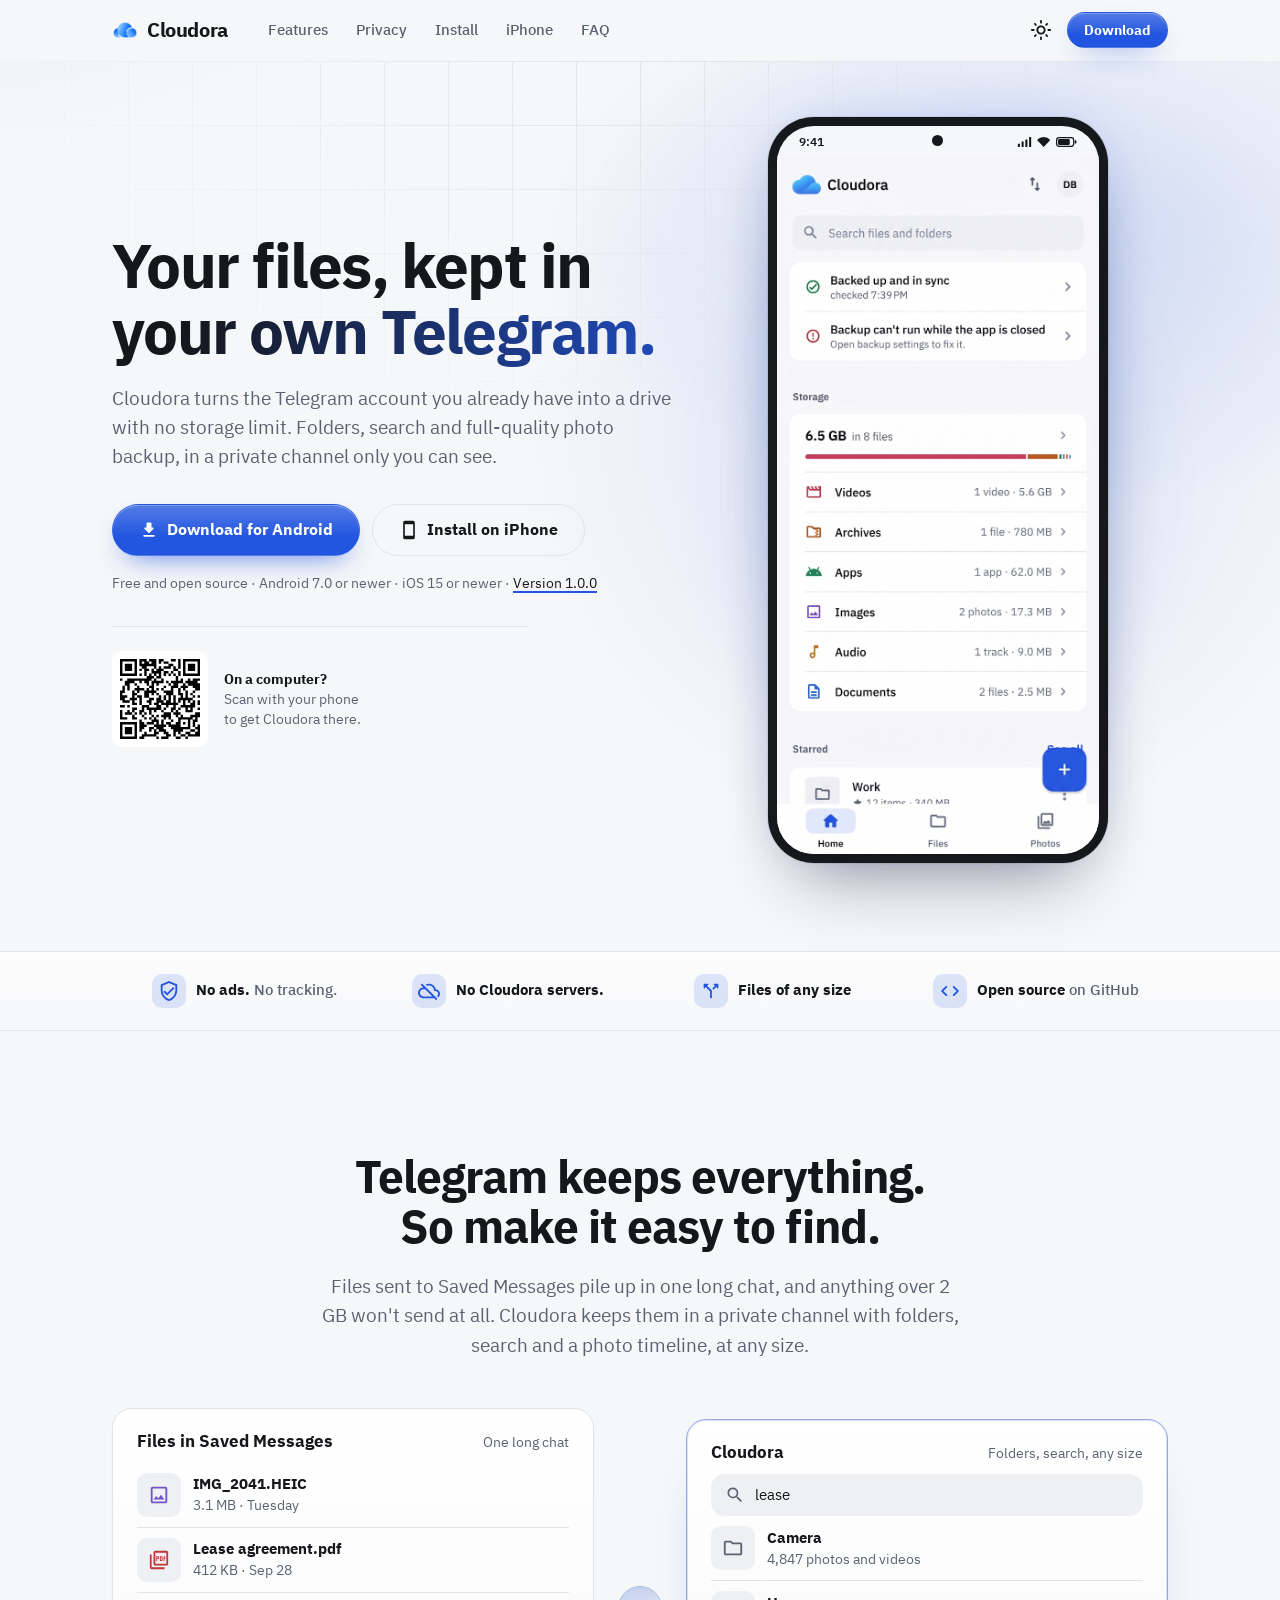
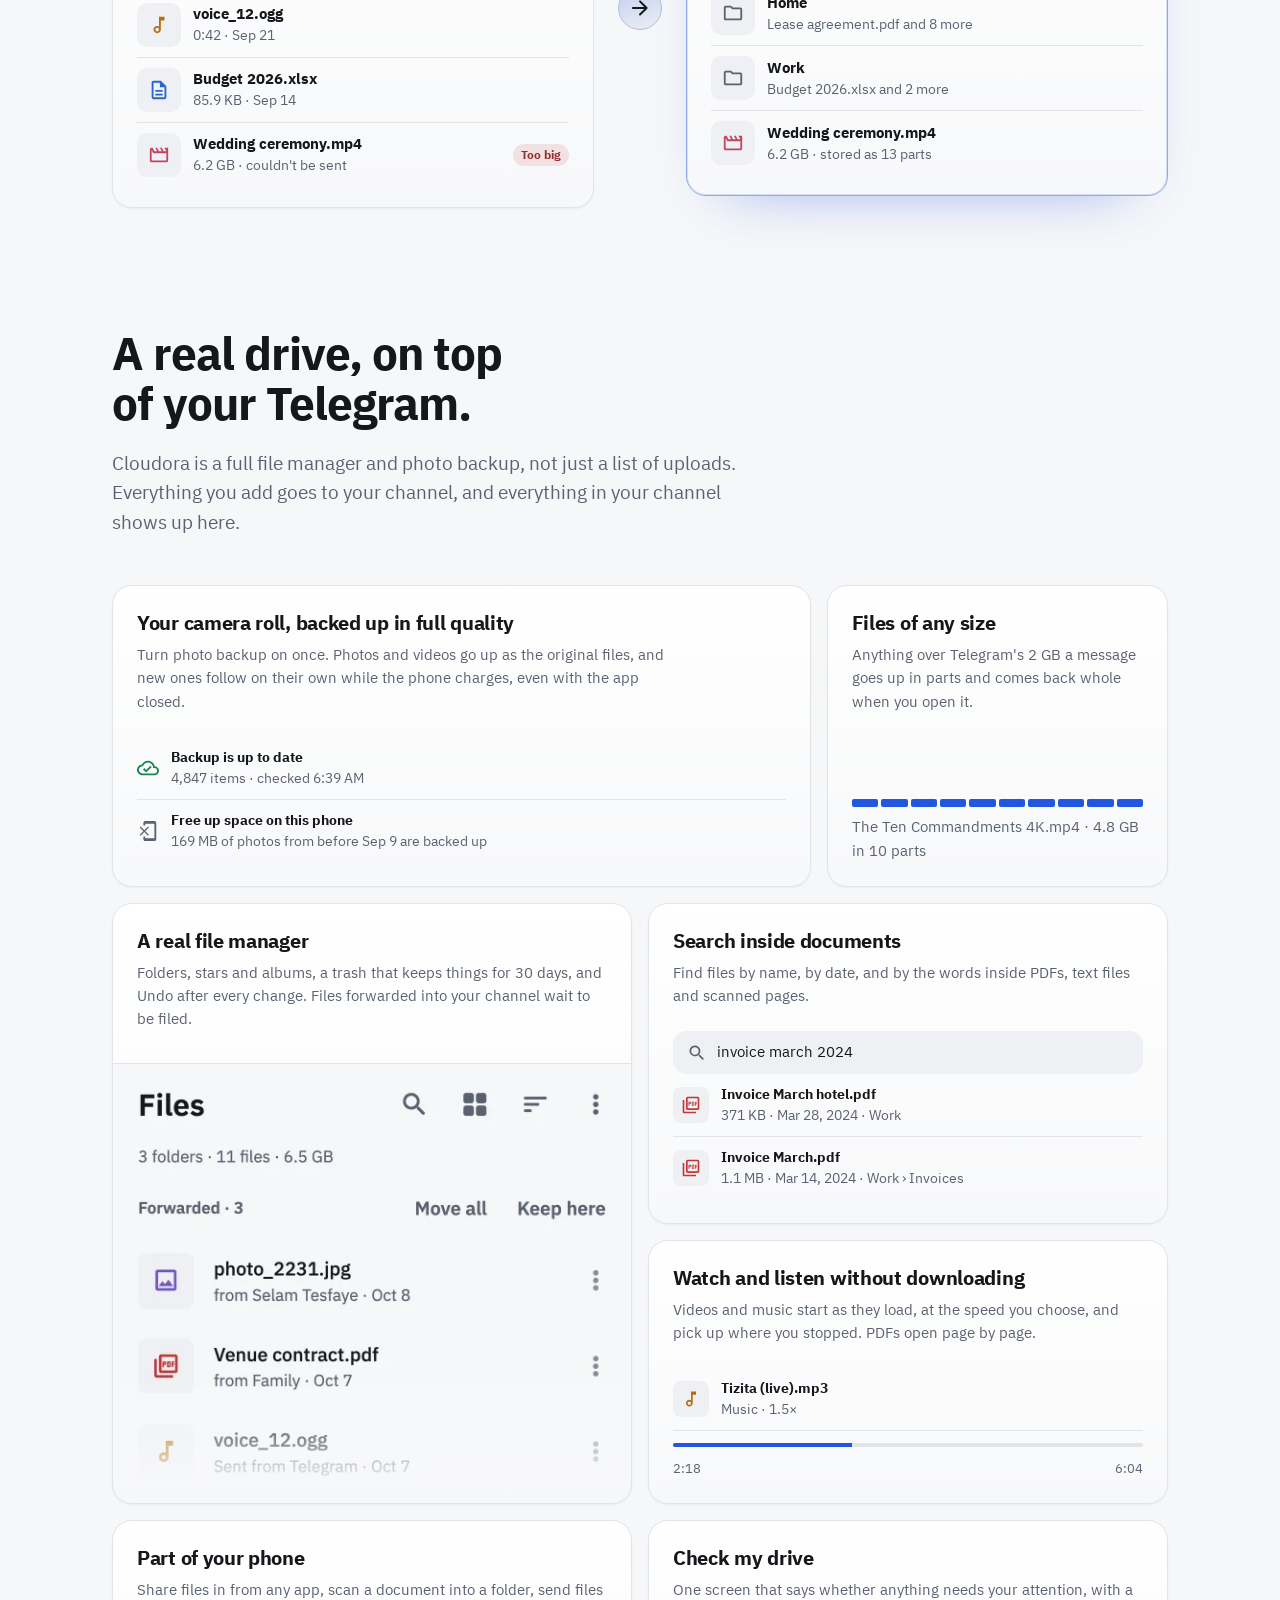
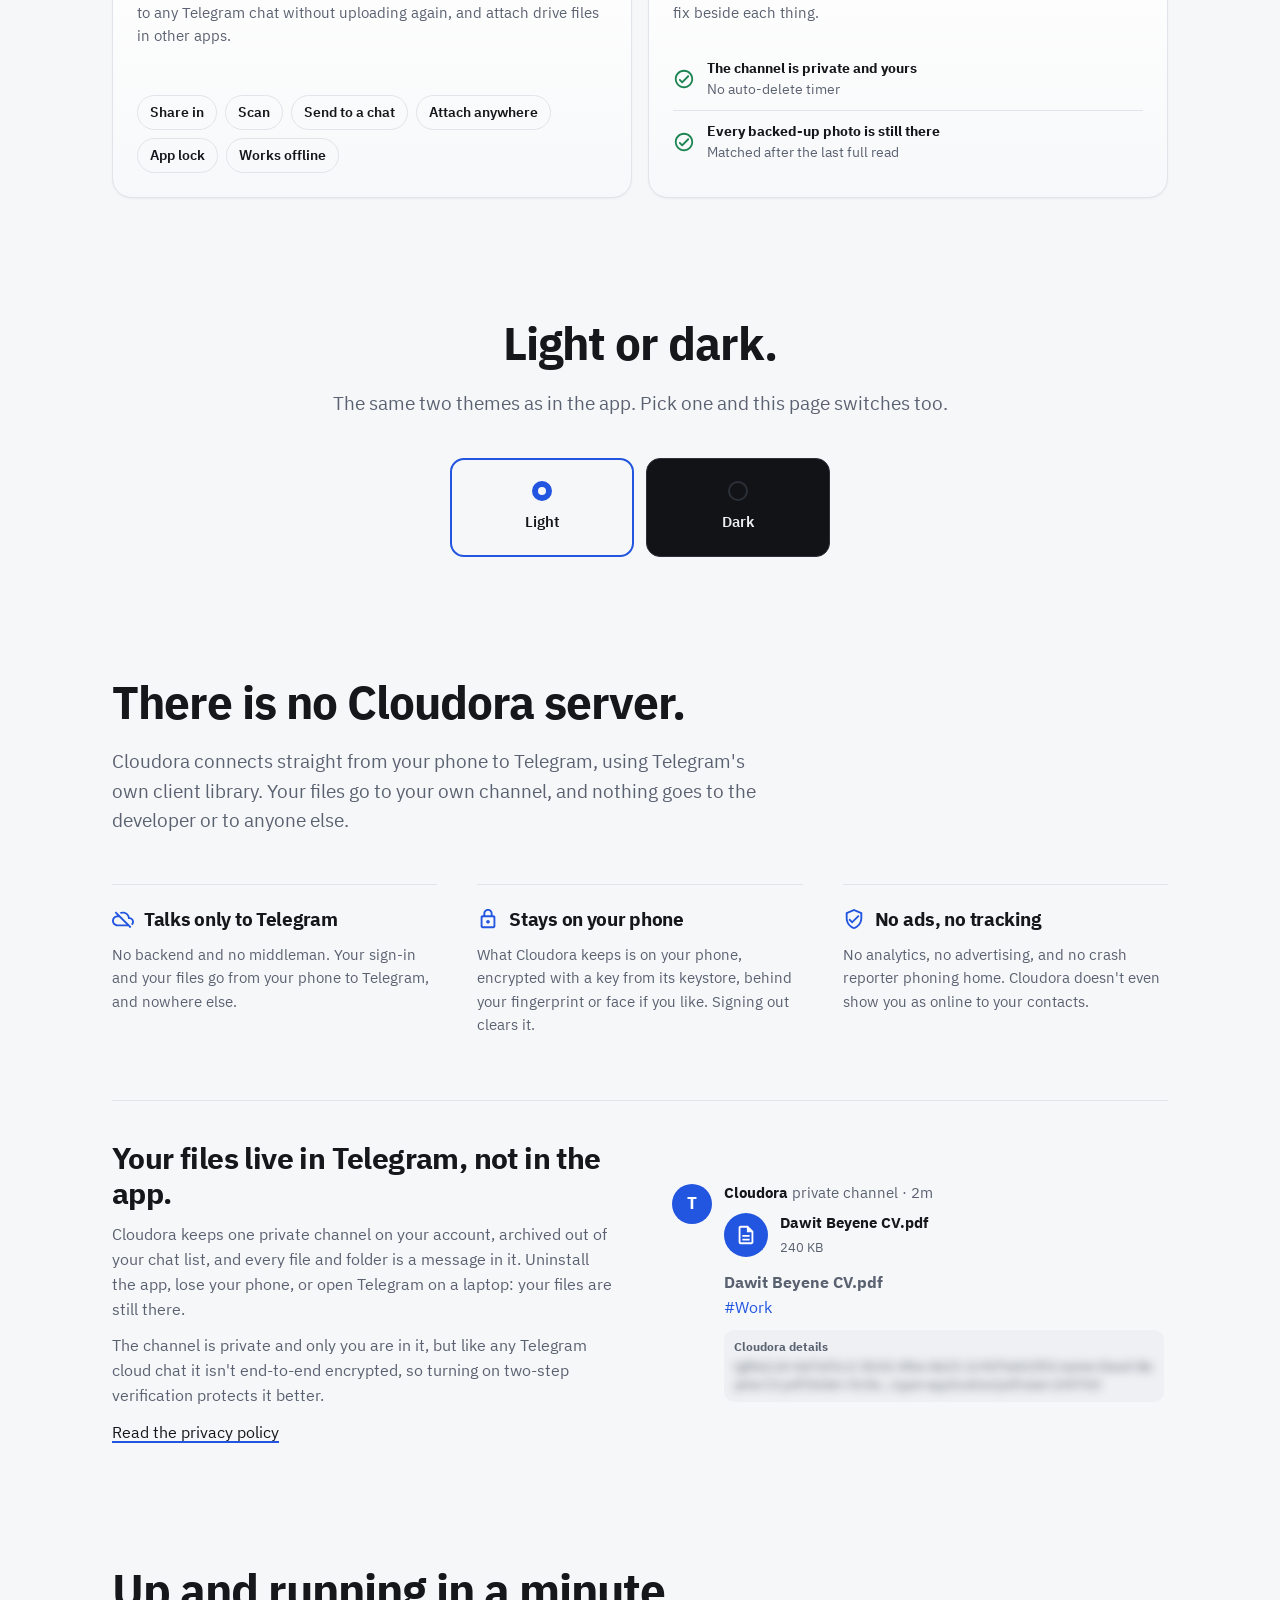
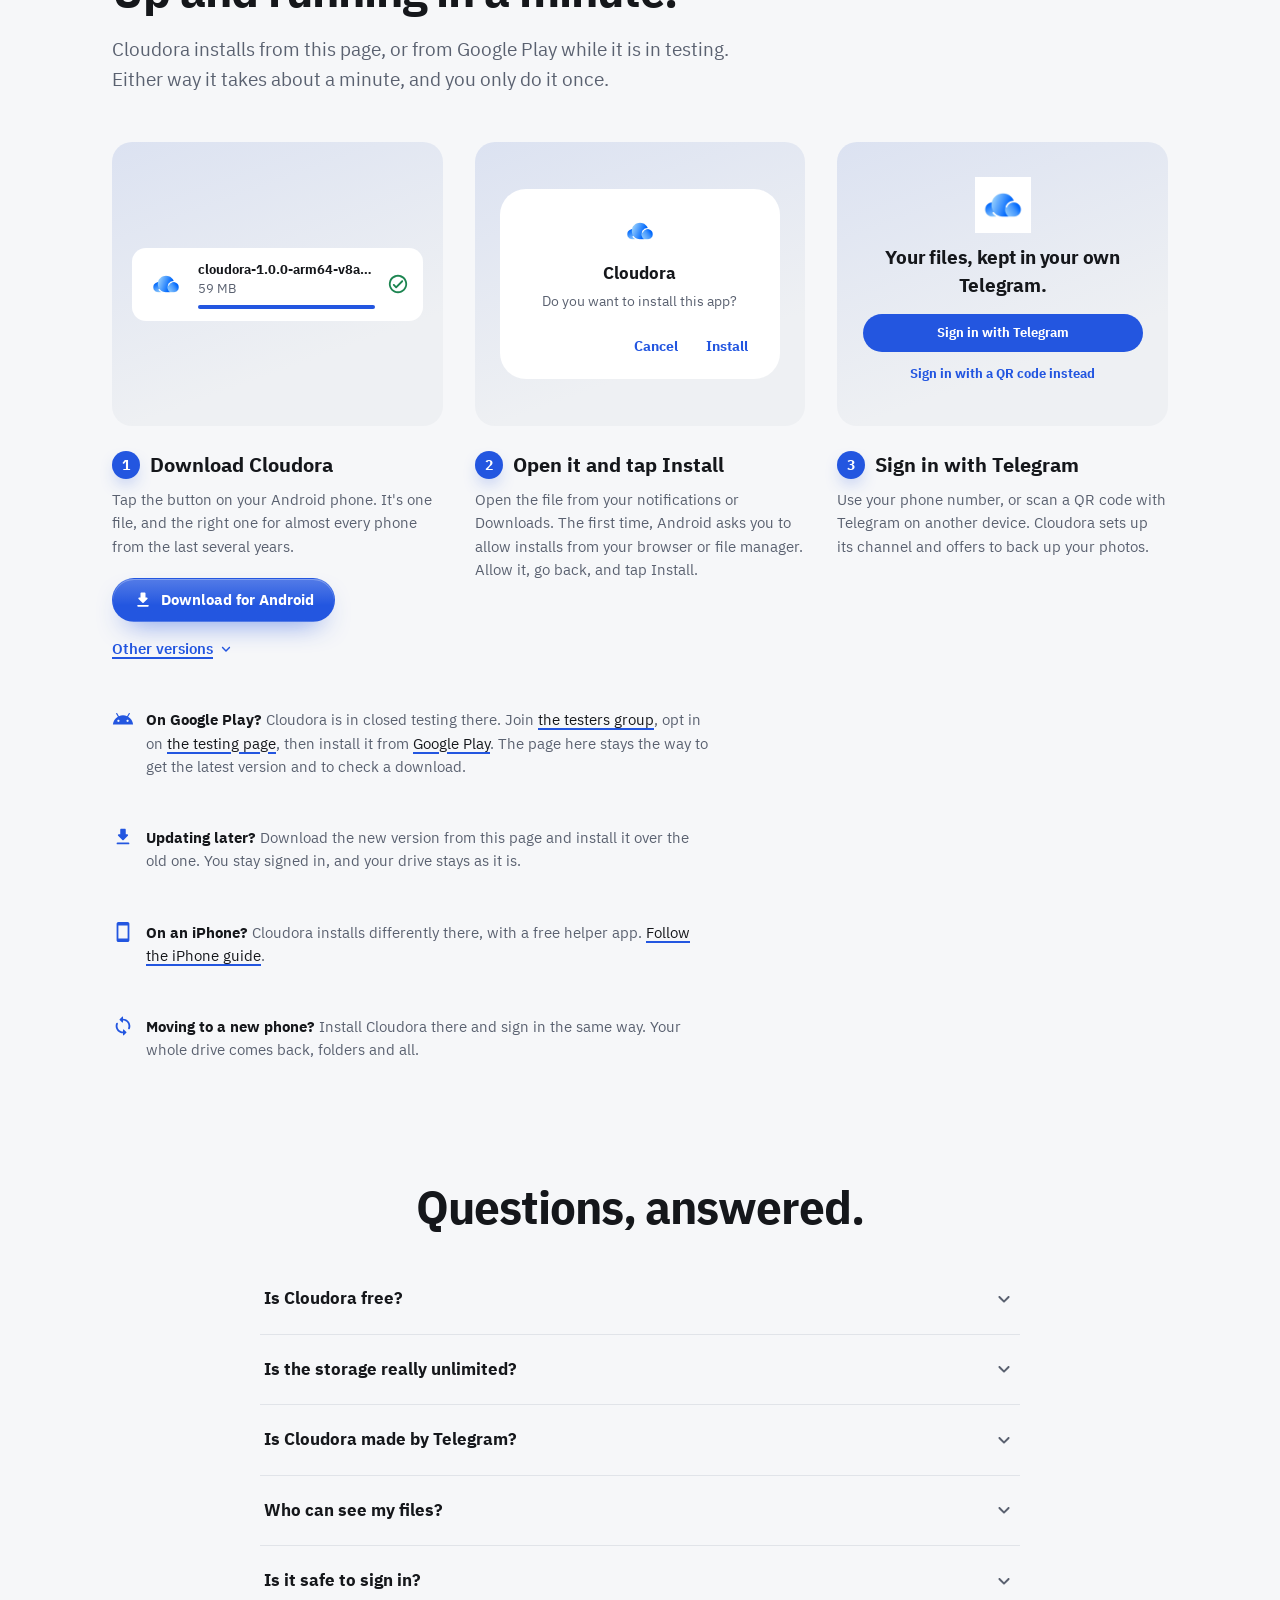
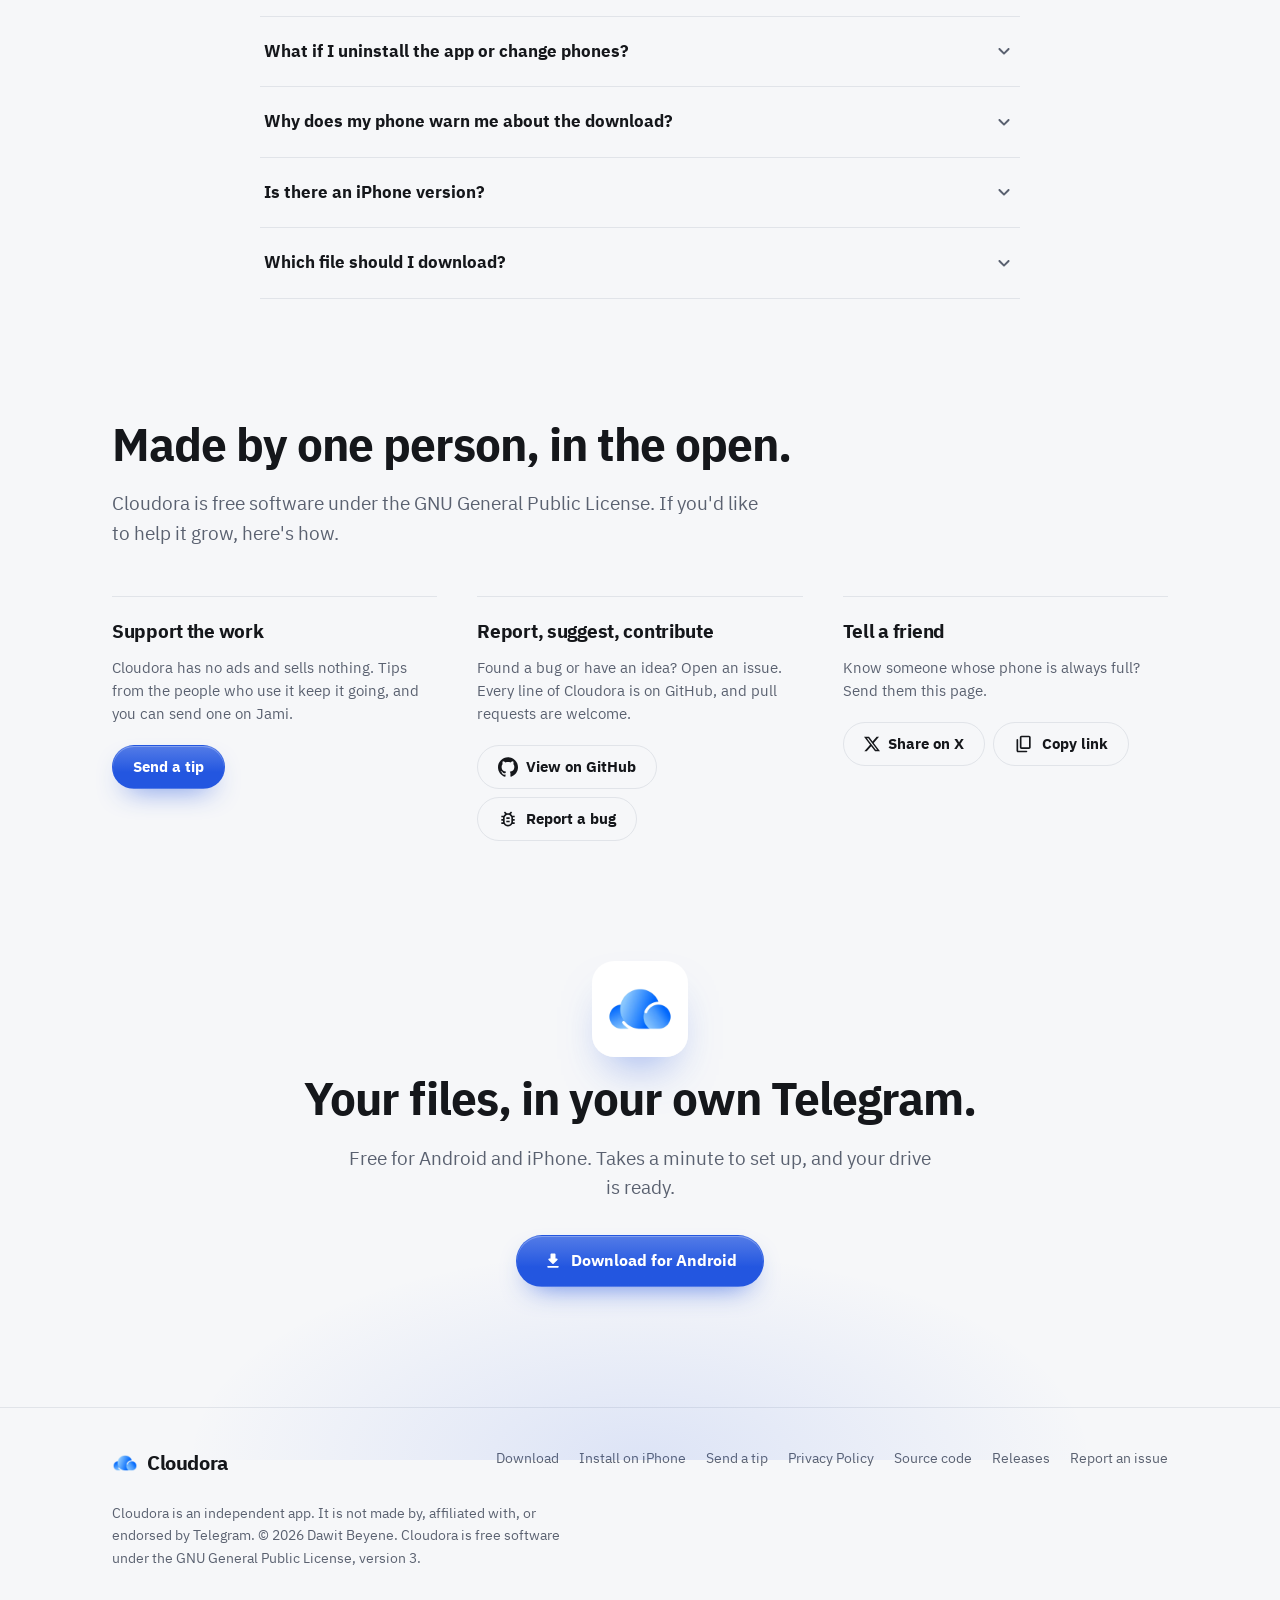
<file: docs/index.html>
<!doctype html>
<html lang="en">
<head>
  <meta charset="utf-8">
  <meta name="viewport" content="width=device-width, initial-scale=1, viewport-fit=cover">
  <title>Cloudora · Your files, kept in your own Telegram</title>
  <meta name="description" content="Cloudora is a free, open-source app for Android and iPhone that turns your Telegram account into a drive with no storage limit, with full-quality photo backup, folders and search. No ads, no tracking, no Cloudora servers.">
  <link rel="canonical" href="https://protechph.github.io/Cloudora/">
  <meta name="theme-color" content="#111317">

  <meta property="og:type" content="website">
  <meta property="og:site_name" content="Cloudora">
  <meta property="og:title" content="Cloudora: your files, kept in your own Telegram">
  <meta property="og:description" content="A drive with no storage limit and full-quality photo backup, inside your own Telegram account. Free and open source, for Android and iPhone.">
  <meta property="og:url" content="https://protechph.github.io/Cloudora/">
  <meta property="og:image" content="https://protechph.github.io/Cloudora/assets/og.png">
  <meta property="og:image:width" content="1200">
  <meta property="og:image:height" content="630">
  <meta property="og:image:alt" content="Cloudora: your files, kept in your own Telegram. A phone showing the Cloudora Home screen.">
  <meta name="twitter:card" content="summary_large_image">
  <meta name="twitter:title" content="Cloudora: your files, kept in your own Telegram">
  <meta name="twitter:description" content="A drive with no storage limit and full-quality photo backup, inside your own Telegram account. Free and open source, for Android and iPhone.">
  <meta name="twitter:image" content="https://protechph.github.io/Cloudora/assets/og.png">

  <link rel="icon" type="image/png" sizes="32x32" href="assets/favicon-32.png">
  <link rel="icon" type="image/png" sizes="192x192" href="assets/brand/icon-192.png">
  <link rel="apple-touch-icon" href="assets/apple-touch-icon.png">
  <link rel="preload" href="assets/fonts/plex-sans-700.woff2" as="font" type="font/woff2" crossorigin>
  <link rel="preload" href="assets/fonts/plex-sans-400.woff2" as="font" type="font/woff2" crossorigin>
  <link rel="stylesheet" href="styles.css">

  <script>
    // Theme and platform, set before the first paint.
    (function () {
      var d = document.documentElement, t = null;
      try { t = localStorage.getItem('cloudora-theme'); } catch (e) {}
      if (t !== 'light' && t !== 'dark') {
        t = window.matchMedia && matchMedia('(prefers-color-scheme: light)').matches ? 'light' : 'dark';
      }
      d.setAttribute('data-theme', t);
      var ua = navigator.userAgent;
      var ios = /iPhone|iPad|iPod/i.test(ua) || (navigator.platform === 'MacIntel' && navigator.maxTouchPoints > 1);
      d.setAttribute('data-platform', /Android/i.test(ua) ? 'android' : ios ? 'ios' : 'desktop');
    })();
  </script>

  <script type="application/ld+json">
  {
    "@context": "https://schema.org",
    "@type": "SoftwareApplication",
    "name": "Cloudora",
    "description": "An app for Android and iPhone that turns your Telegram account into a drive, with photo backup, folders and search.",
    "applicationCategory": "UtilitiesApplication",
    "operatingSystem": "Android 7.0 or newer, iOS 15 or newer",
    "url": "https://protechph.github.io/Cloudora/",
    "downloadUrl": "https://github.com/protechph/Cloudora/releases/latest",
    "screenshot": "https://protechph.github.io/Cloudora/assets/shots/home-all-good.webp",
    "license": "https://www.gnu.org/licenses/gpl-3.0.html",
    "isAccessibleForFree": true,
    "offers": { "@type": "Offer", "price": "0", "priceCurrency": "USD" },
    "author": { "@type": "Person", "name": "Dawit Beyene" }
  }
  </script>
  <script src="site.js" defer></script>
</head>
<body>
  <a class="skip" href="#main">Skip to content</a>

  <header class="nav" data-nav>
    <div class="container nav-inner">
      <a class="brand" href="./" aria-label="Cloudora home">
        <img src="assets/brand/mark-96.png" alt="" width="26" height="26">
        <span>Cloudora</span>
      </a>
      <nav class="nav-links" aria-label="Sections">
        <a href="#features">Features</a>
        <a href="#privacy">Privacy</a>
        <a href="#install">Install</a>
        <a href="iphone.html">iPhone</a>
        <a href="#faq">FAQ</a>
      </nav>
      <div class="nav-actions">
        <button class="icon-btn theme-toggle" type="button" data-theme-cycle aria-label="Change theme">
          <svg class="i t-light" aria-hidden="true"><use href="assets/icons.svg#i-sun"/></svg>
          <svg class="i t-dark" aria-hidden="true"><use href="assets/icons.svg#i-moon"/></svg>
        </button>
        <a class="btn btn-primary btn-sm" data-download data-dl="arm64" href="https://github.com/protechph/Cloudora/releases/download/v1.0.0/cloudora-1.0.0-arm64-v8a.apk">Download</a>
      </div>
    </div>
    <span class="nav-progress" aria-hidden="true"></span>
  </header>

  <main id="main">
    <!-- Hero -->
    <section class="hero">
      <div class="container hero-grid">
        <div class="hero-copy">
          <h1>Your files, kept in <span class="grad">your own Telegram.</span></h1>
          <p class="lead">Cloudora turns the Telegram account you already have into a drive with no storage limit. Folders, search and full-quality photo backup, in a private channel only you can see.</p>
          <div class="cta-row">
            <a class="btn btn-primary btn-lg cta-android" data-download data-dl="arm64" href="https://github.com/protechph/Cloudora/releases/download/v1.0.0/cloudora-1.0.0-arm64-v8a.apk">
              <svg class="i" aria-hidden="true"><use href="assets/icons.svg#i-download"/></svg>
              Download for Android
            </a>
            <a class="btn btn-ghost btn-lg cta-iphone" href="iphone.html">
              <svg class="i" aria-hidden="true"><use href="assets/icons.svg#i-phone"/></svg>
              Install on iPhone
            </a>
          </div>
          <p class="cta-meta">Free and open source · Android&nbsp;7.0 or&nbsp;newer · iOS&nbsp;15 or&nbsp;newer · <a data-release-link href="https://github.com/protechph/Cloudora/releases/tag/v1.0.0">Version <span data-version>1.0.0</span></a></p>
          <p class="platform-note">
            <svg class="i" aria-hidden="true"><use href="assets/icons.svg#i-phone"/></svg>
            <span>On an iPhone? Cloudora isn't in the App Store, but you can still install it. <a href="iphone.html">Here's how</a>.</span>
          </p>
          <div class="qr-card">
            <div class="qr" data-qr role="img" aria-label="QR code that opens this page"></div>
            <p><strong>On a computer?</strong><br>Scan with your phone<br>to get Cloudora there.</p>
          </div>
        </div>

        <figure class="hero-visual">
          <div class="phone">
            <div class="screen light">
              <div class="shot-status" aria-hidden="true">
                <span>9:41</span>
                <i class="camera"></i>
                <span class="sb-icons">
                  <svg viewBox="0 0 18 12"><path d="M1 8h2.5v4H1zM5.5 5.5H8V12H5.5zM10 3h2.5v9H10zM14.5 0H17v12h-2.5z"/></svg>
                  <svg viewBox="0 0 16 12"><path d="M8 12 0 3.6A11.6 11.6 0 0 1 8 0a11.6 11.6 0 0 1 8 3.6z"/></svg>
                  <svg viewBox="0 0 25 12"><rect x=".75" y=".75" width="20.5" height="10.5" rx="3" fill="none" stroke="currentColor" stroke-width="1.5"/><rect x="2.5" y="2.5" width="14" height="7" rx="1.5"/><rect x="22.5" y="4" width="2" height="4" rx="1"/></svg>
                </span>
              </div>
              <img class="shot" src="assets/shots/home-all-good.webp" width="540" height="1170" alt="Cloudora's Home screen: backed up and in sync, with 6.5 GB stored in 8 files, listed by kind as videos, archives, apps, images, audio and documents.">
            </div>
          </div>
        </figure>
      </div>
    </section>

    <!-- Trust strip -->
    <div class="trust">
      <ul class="container">
        <li><svg class="i" aria-hidden="true"><use href="assets/icons.svg#i-shield"/></svg><span><strong>No ads.</strong> No tracking.</span></li>
        <li><svg class="i" aria-hidden="true"><use href="assets/icons.svg#i-cloud-off"/></svg><span><strong>No Cloudora servers.</strong></span></li>
        <li><svg class="i" aria-hidden="true"><use href="assets/icons.svg#i-split"/></svg><span><strong>Files of any size</strong></span></li>
        <li><svg class="i" aria-hidden="true"><use href="assets/icons.svg#i-code"/></svg><span><strong>Open source</strong> on GitHub</span></li>
      </ul>
    </div>

    <!-- Before / after -->
    <section class="section" id="how">
      <div class="container">
        <div class="section-head center reveal">
          <h2 class="h2">Telegram keeps everything. So make it easy to find.</h2>
          <p class="lead">Files sent to Saved Messages pile up in one long chat, and anything over 2 GB won't send at all. Cloudora keeps them in a private channel with folders, search and a photo timeline, at any size.</p>
        </div>

        <div class="compare">
          <div class="card reveal" aria-label="Files in Saved Messages">
            <div class="compare-label"><b>Files in Saved Messages</b><span>One long chat</span></div>
            <div class="chatrow"><span class="slot k-image"><svg class="i" aria-hidden="true"><use href="assets/icons.svg#i-image"/></svg></span><div class="chatrow-main"><b>IMG_2041.HEIC</b><span>3.1 MB · Tuesday</span></div></div>
            <div class="chatrow"><span class="slot k-pdf"><svg class="i" aria-hidden="true"><use href="assets/icons.svg#i-pdf"/></svg></span><div class="chatrow-main"><b>Lease agreement.pdf</b><span>412 KB · Sep 28</span></div></div>
            <div class="chatrow"><span class="slot k-audio"><svg class="i" aria-hidden="true"><use href="assets/icons.svg#i-music"/></svg></span><div class="chatrow-main"><b>voice_12.ogg</b><span>0:42 · Sep 21</span></div></div>
            <div class="chatrow"><span class="slot k-doc"><svg class="i" aria-hidden="true"><use href="assets/icons.svg#i-doc"/></svg></span><div class="chatrow-main"><b>Budget 2026.xlsx</b><span>85.9 KB · Sep 14</span></div></div>
            <div class="chatrow"><span class="slot k-video"><svg class="i" aria-hidden="true"><use href="assets/icons.svg#i-movie"/></svg></span><div class="chatrow-main"><b>Wedding ceremony.mp4</b><span>6.2 GB · couldn't be sent</span></div><span class="badge warn">Too big</span></div>
          </div>

          <span class="compare-arrow" aria-hidden="true"><svg class="i"><use href="assets/icons.svg#i-arrow"/></svg></span>

          <div class="card reveal" aria-label="The same files in Cloudora">
            <div class="compare-label"><b>Cloudora</b><span>Folders, search, any size</span></div>
            <div class="search-mini"><svg class="i" aria-hidden="true"><use href="assets/icons.svg#i-search"/></svg><span>lease</span></div>
            <div class="chatrow"><span class="slot"><svg class="i" aria-hidden="true"><use href="assets/icons.svg#i-folder"/></svg></span><div class="chatrow-main"><b>Camera</b><span>4,847 photos and videos</span></div></div>
            <div class="chatrow"><span class="slot"><svg class="i" aria-hidden="true"><use href="assets/icons.svg#i-folder"/></svg></span><div class="chatrow-main"><b>Home</b><span>Lease agreement.pdf and 8 more</span></div></div>
            <div class="chatrow"><span class="slot"><svg class="i" aria-hidden="true"><use href="assets/icons.svg#i-folder"/></svg></span><div class="chatrow-main"><b>Work</b><span>Budget 2026.xlsx and 2 more</span></div></div>
            <div class="chatrow"><span class="slot k-video"><svg class="i" aria-hidden="true"><use href="assets/icons.svg#i-movie"/></svg></span><div class="chatrow-main"><b>Wedding ceremony.mp4</b><span>6.2 GB · stored as 13 parts</span></div></div>
          </div>
        </div>
      </div>
    </section>

    <!-- Features -->
    <section class="section" id="features">
      <div class="container">
        <div class="section-head reveal">
          <h2 class="h2">A real drive, on top of your Telegram.</h2>
          <p class="lead">Cloudora is a full file manager and photo backup, not just a list of uploads. Everything you add goes to your channel, and everything in your channel shows up here.</p>
        </div>

        <div class="bento">
          <article class="card feature b-wide reveal">
            <h3>Your camera roll, backed up in full quality</h3>
            <p>Turn photo backup on once. Photos and videos go up as the original files, and new ones follow on their own while the phone charges, even with the app closed.</p>
            <div class="feature-visual mini-list" aria-hidden="true">
              <div class="mini-row"><svg class="i ok"><use href="assets/icons.svg#i-done"/></svg><div class="grow"><b>Backup is up to date</b><span>4,847 items · checked 6:39 AM</span></div></div>
              <div class="mini-row"><svg class="i ok" style="color:var(--muted)"><use href="assets/icons.svg#i-free"/></svg><div class="grow"><b>Free up space on this phone</b><span>169 MB of photos from before Sep 9 are backed up</span></div></div>
            </div>
          </article>

          <article class="card feature b-third reveal">
            <h3>Files of any size</h3>
            <p>Anything over Telegram's 2 GB a message goes up in parts and comes back whole when you open it.</p>
            <div class="feature-visual" aria-hidden="true">
              <div class="parts"><i></i><i></i><i></i><i></i><i></i><i></i><i></i><i></i><i></i><i></i></div>
              <p class="parts-meta">The Ten Commandments 4K.mp4 · 4.8 GB in 10 parts</p>
            </div>
          </article>

          <article class="card feature b-shot reveal">
            <h3>A real file manager</h3>
            <p>Folders, stars and albums, a trash that keeps things for 30 days, and Undo after every change. Files forwarded into your channel wait to be filed.</p>
            <img class="feature-shot on-dark" src="assets/shots/files-list-dark.webp" width="540" height="1170" loading="lazy" alt="The Files tab: three forwarded files waiting to be filed, the Documents, Photos and Work folders, and a spreadsheet.">
            <img class="feature-shot on-light" src="assets/shots/files-list.webp" width="540" height="1170" loading="lazy" alt="The Files tab: three forwarded files waiting to be filed, the Documents, Photos and Work folders, and a spreadsheet.">
          </article>

          <article class="card feature b-half reveal">
            <h3>Search inside documents</h3>
            <p>Find files by name, by date, and by the words inside PDFs, text files and scanned pages.</p>
            <div class="feature-visual" aria-hidden="true">
              <div class="search-mini"><svg class="i"><use href="assets/icons.svg#i-search"/></svg><span>invoice march 2024</span></div>
              <div class="mini-list">
                <div class="mini-row"><span class="slot k-pdf"><svg class="i"><use href="assets/icons.svg#i-pdf"/></svg></span><div class="grow"><b>Invoice March hotel.pdf</b><span>371 KB · Mar 28, 2024 · Work</span></div></div>
                <div class="mini-row"><span class="slot k-pdf"><svg class="i"><use href="assets/icons.svg#i-pdf"/></svg></span><div class="grow"><b>Invoice March.pdf</b><span>1.1 MB · Mar 14, 2024 · Work › Invoices</span></div></div>
              </div>
            </div>
          </article>

          <article class="card feature b-half reveal">
            <h3>Watch and listen without downloading</h3>
            <p>Videos and music start as they load, at the speed you choose, and pick up where you stopped. PDFs open page by page.</p>
            <div class="feature-visual player-mini" aria-hidden="true">
              <div class="mini-row"><span class="slot k-audio"><svg class="i"><use href="assets/icons.svg#i-music"/></svg></span><div class="grow"><b>Tizita (live).mp3</b><span>Music · 1.5×</span></div></div>
              <div class="bar"><i></i></div>
              <div class="times"><span>2:18</span><span>6:04</span></div>
            </div>
          </article>

          <article class="card feature b-half reveal">
            <h3>Part of your phone</h3>
            <p>Share files in from any app, scan a document into a folder, send files to any Telegram chat without uploading again, and attach drive files in other apps.</p>
            <div class="feature-visual compose-tools" aria-hidden="true">
              <span>Share in</span><span>Scan</span><span>Send to a chat</span><span>Attach anywhere</span><span>App lock</span><span>Works offline</span>
            </div>
          </article>

          <article class="card feature b-half reveal">
            <h3>Check my drive</h3>
            <p>One screen that says whether anything needs your attention, with a fix beside each thing.</p>
            <div class="feature-visual mini-list" aria-hidden="true">
              <div class="mini-row"><svg class="i ok"><use href="assets/icons.svg#i-check-circle"/></svg><div class="grow"><b>The channel is private and yours</b><span>No auto-delete timer</span></div></div>
              <div class="mini-row"><svg class="i ok"><use href="assets/icons.svg#i-check-circle"/></svg><div class="grow"><b>Every backed-up photo is still there</b><span>Matched after the last full read</span></div></div>
            </div>
          </article>
        </div>
      </div>
    </section>

    <!-- Themes -->
    <section class="section" id="themes">
      <div class="container">
        <div class="section-head center reveal">
          <h2 class="h2">Light or dark.</h2>
          <p class="lead">The same two themes as in the app. Pick one and this page switches too.</p>
        </div>
        <div class="themes reveal" role="radiogroup" aria-label="Theme">
          <button class="theme-tile" type="button" role="radio" aria-checked="false" data-theme-pick="light"><span class="radio" aria-hidden="true"></span>Light</button>
          <button class="theme-tile" type="button" role="radio" aria-checked="false" data-theme-pick="dark"><span class="radio" aria-hidden="true"></span>Dark</button>
        </div>
      </div>
    </section>

    <!-- Privacy -->
    <section class="section" id="privacy">
      <div class="container">
        <div class="section-head reveal">
          <h2 class="h2">There is no Cloudora server.</h2>
          <p class="lead">Cloudora connects straight from your phone to Telegram, using Telegram's own client library. Your files go to your own channel, and nothing goes to the developer or to anyone else.</p>
        </div>

        <div class="points">
          <div class="point reveal">
            <h3><svg class="i" aria-hidden="true"><use href="assets/icons.svg#i-cloud-off"/></svg>Talks only to Telegram</h3>
            <p>No backend and no middleman. Your sign-in and your files go from your phone to Telegram, and nowhere else.</p>
          </div>
          <div class="point reveal">
            <h3><svg class="i" aria-hidden="true"><use href="assets/icons.svg#i-lock"/></svg>Stays on your phone</h3>
            <p>What Cloudora keeps is on your phone, encrypted with a key from its keystore, behind your fingerprint or face if you like. Signing out clears it.</p>
          </div>
          <div class="point reveal">
            <h3><svg class="i" aria-hidden="true"><use href="assets/icons.svg#i-shield"/></svg>No ads, no tracking</h3>
            <p>No analytics, no advertising, and no crash reporter phoning home. Cloudora doesn't even show you as online to your contacts.</p>
          </div>
        </div>

        <div class="guest reveal">
          <div>
            <h3>Your files live in Telegram, not in the app.</h3>
            <p>Cloudora keeps one private channel on your account, archived out of your chat list, and every file and folder is a message in it. Uninstall the app, lose your phone, or open Telegram on a laptop: your files are still there.</p>
            <p>The channel is private and only you are in it, but like any Telegram cloud chat it isn't end-to-end encrypted, so turning on two-step verification protects it better.</p>
            <p><a href="privacy.html">Read the privacy policy</a></p>
          </div>
          <div aria-hidden="true">
            <article class="post">
              <i class="av" style="--c:#2356e0">T</i>
              <div class="post-main">
                <div class="post-head"><b>Cloudora</b><span class="h">private channel</span><span class="t">· 2m</span></div>
                <div class="attach"><span class="disc"><svg class="i"><use href="assets/icons.svg#i-doc"/></svg></span><div><b>Dawit Beyene CV.pdf</b><span>240 KB</span></div></div>
                <p class="ptext"><span class="name">Dawit Beyene CV.pdf</span><br><span class="tag">#Work</span></p>
                <div class="details">
                  <small>Cloudora details</small>
                  <button class="spoiler" type="button" aria-pressed="false" aria-label="Details line, hidden. Show it"><span>tgfile2;id=4e7a91c2-0b3d-4f6e-8a15-2c9d7e6b1f03;name=Dawit Beyene CV.pdf;folder=5c0e…;type=application/pdf;size=245760</span></button>
                </div>
              </div>
            </article>
          </div>
        </div>
      </div>
    </section>

    <!-- Install -->
    <section class="section" id="install">
      <div class="container">
        <div class="section-head reveal">
          <h2 class="h2">Up and running in a minute.</h2>
          <p class="lead">Cloudora installs from this page, or from Google Play while it is in testing. Either way it takes about a minute, and you only do it once.</p>
        </div>

        <ol class="steps">
          <li class="step reveal">
            <div class="step-visual" aria-hidden="true">
              <div class="file-chip">
                <img src="assets/brand/app-icon.png" alt="">
                <div><b data-filename="arm64">cloudora-1.0.0-arm64-v8a.apk</b><span data-size="arm64">59 MB</span><div class="progress"><i></i></div></div>
                <svg class="i done"><use href="assets/icons.svg#i-check-circle"/></svg>
              </div>
            </div>
            <h3><span class="step-num">1</span>Download Cloudora</h3>
            <p>Tap the button on your Android phone. It's one file, and the right one for almost every phone from the last several years.</p>
            <a class="btn btn-primary" data-download data-dl="arm64" href="https://github.com/protechph/Cloudora/releases/download/v1.0.0/cloudora-1.0.0-arm64-v8a.apk">
              <svg class="i" aria-hidden="true"><use href="assets/icons.svg#i-download"/></svg>
              Download for Android
            </a>
            <details class="variants">
              <summary>Other versions <svg class="i" aria-hidden="true"><use href="assets/icons.svg#i-expand"/></svg></summary>
              <ul>
                <li><a data-download data-dl="v7a" href="https://github.com/protechph/Cloudora/releases/download/v1.0.0/cloudora-1.0.0-armeabi-v7a.apk">32-bit (armeabi-v7a)</a>, <span data-size="v7a">48 MB</span>. For older phones.</li>
                <li><a data-download data-dl="x86" href="https://github.com/protechph/Cloudora/releases/download/v1.0.0/cloudora-1.0.0-x86_64.apk">x86_64</a>, <span data-size="x86">62 MB</span>. For emulators, some tablets and Chromebooks.</li>
                <li><a data-dl="sums" href="https://github.com/protechph/Cloudora/releases/download/v1.0.0/SHA256SUMS.txt">SHA256SUMS.txt</a>, to check a download.</li>
                <li><a data-release-link href="https://github.com/protechph/Cloudora/releases/tag/v1.0.0">Release notes</a> and <a href="https://github.com/protechph/Cloudora/releases">earlier versions</a>.</li>
              </ul>
            </details>
          </li>

          <li class="step reveal">
            <div class="step-visual" aria-hidden="true">
              <div class="sys-dialog">
                <img src="assets/brand/app-icon.png" alt="">
                <b>Cloudora</b>
                <p>Do you want to install this app?</p>
                <div class="row"><span>Cancel</span><span class="go">Install</span></div>
              </div>
            </div>
            <h3><span class="step-num">2</span>Open it and tap Install</h3>
            <p>Open the file from your notifications or Downloads. The first time, Android asks you to allow installs from your browser or file manager. Allow it, go back, and tap Install.</p>
          </li>

          <li class="step reveal">
            <div class="step-visual" aria-hidden="true">
              <div class="auth-mini">
                <img src="assets/brand/app-icon.png" alt="">
                <b>Your files, kept in your own Telegram.</b>
                <div class="a-btn a-fill">Sign in with Telegram</div>
                <div class="a-btn a-text">Sign in with a QR code instead</div>
              </div>
            </div>
            <h3><span class="step-num">3</span>Sign in with Telegram</h3>
            <p>Use your phone number, or scan a QR code with Telegram on another device. Cloudora sets up its channel and offers to back up your photos.</p>
          </li>
        </ol>

        <p class="update-note reveal"><svg class="i" aria-hidden="true"><use href="assets/icons.svg#i-android"/></svg><span><b>On Google Play?</b> Cloudora is in closed testing there. Join <a href="https://groups.google.com/g/astrixtech">the testers group</a>, opt in on <a href="https://play.google.com/apps/testing/com.astrixtech.cloudora">the testing page</a>, then install it from <a href="https://play.google.com/store/apps/details?id=com.astrixtech.cloudora">Google Play</a>. The page here stays the way to get the latest version and to check a download.</span></p>

        <p class="update-note reveal"><svg class="i" aria-hidden="true"><use href="assets/icons.svg#i-download"/></svg><span><b>Updating later?</b> Download the new version from this page and install it over the old one. You stay signed in, and your drive stays as it is.</span></p>
        <p class="update-note reveal"><svg class="i" aria-hidden="true"><use href="assets/icons.svg#i-phone"/></svg><span><b>On an iPhone?</b> Cloudora installs differently there, with a free helper app. <a href="iphone.html">Follow the iPhone guide</a>.</span></p>
        <p class="update-note reveal"><svg class="i" aria-hidden="true"><use href="assets/icons.svg#i-sync"/></svg><span><b>Moving to a new phone?</b> Install Cloudora there and sign in the same way. Your whole drive comes back, folders and all.</span></p>
      </div>
    </section>

    <!-- FAQ -->
    <section class="section" id="faq">
      <div class="container">
        <div class="section-head center reveal">
          <h2 class="h2">Questions, answered.</h2>
        </div>
        <div class="faq reveal">
          <details>
            <summary>Is Cloudora free?<svg class="i" aria-hidden="true"><use href="assets/icons.svg#i-expand"/></svg></summary>
            <div class="answer"><p>Yes. There are no ads, no subscriptions and no in-app purchases. Cloudora is open source, and if it's useful to you, you can <a href="https://jami.bio/jericko">send a tip</a>.</p></div>
          </details>
          <details>
            <summary>Is the storage really unlimited?<svg class="i" aria-hidden="true"><use href="assets/icons.svg#i-expand"/></svg></summary>
            <div class="answer"><p>Telegram doesn't cap how much you keep in your chats and channels, and Cloudora keeps your drive in one of them. A single file can be as big as you like; ones over Telegram's limit for one message, 2 GB or 4 GB with Premium, are split into parts.</p></div>
          </details>
          <details>
            <summary>Is Cloudora made by Telegram?<svg class="i" aria-hidden="true"><use href="assets/icons.svg#i-expand"/></svg></summary>
            <div class="answer"><p>No. Cloudora is an independent app made by one developer. It is not made by, affiliated with, or endorsed by Telegram.</p><p>It talks to Telegram through TDLib, Telegram's own open-source client library, so your account works in Cloudora the way it does in any other Telegram app.</p></div>
          </details>
          <details>
            <summary>Who can see my files?<svg class="i" aria-hidden="true"><use href="assets/icons.svg#i-expand"/></svg></summary>
            <div class="answer"><p>You, on any device signed in to your Telegram account. The channel is private with only you in it. Telegram stores it like any cloud chat, which isn't end-to-end encrypted. The developer never sees your files, because they never leave your phone and Telegram.</p></div>
          </details>
          <details>
            <summary>Is it safe to sign in?<svg class="i" aria-hidden="true"><use href="assets/icons.svg#i-expand"/></svg></summary>
            <div class="answer"><p>Your sign-in goes from your phone straight to Telegram. Cloudora has no server, so there is nowhere else for it to go.</p><p>Like any Telegram app, Cloudora appears in Telegram under Settings → Devices, where you can end its session at any time. And all of its code is <a href="https://github.com/protechph/Cloudora">public</a>, so anyone can check what it does.</p></div>
          </details>
          <details>
            <summary>What if I uninstall the app or change phones?<svg class="i" aria-hidden="true"><use href="assets/icons.svg#i-expand"/></svg></summary>
            <div class="answer"><p>Your files stay in Telegram. Install Cloudora on the new phone, sign in the same way, and your whole drive comes back. Just don't delete the channel itself, or a message in it: that deletes those files.</p></div>
          </details>
          <details>
            <summary>Why does my phone warn me about the download?<svg class="i" aria-hidden="true"><use href="assets/icons.svg#i-expand"/></svg></summary>
            <div class="answer"><p>Android shows the same warning for every app installed from outside an app store. It's expected, and you only see it the first time.</p><p>Every Cloudora release is built from the public source code and published with <a data-dl="sums" href="https://github.com/protechph/Cloudora/releases/download/v1.0.0/SHA256SUMS.txt">checksums</a>, so you can confirm the file you downloaded is the one that was released.</p></div>
          </details>
          <details>
            <summary>Is there an iPhone version?<svg class="i" aria-hidden="true"><use href="assets/icons.svg#i-expand"/></svg></summary>
            <div class="answer"><p>Yes, for iOS 15 or newer, though not in the App Store. You install it with a free helper app such as Sideloadly, and refresh it once a week. Photo backup runs while the app is open there, and the Google Photos import and sharing in from other apps aren't on iPhone yet. The <a href="iphone.html">iPhone guide</a> walks you through it.</p></div>
          </details>
          <details>
            <summary>Which file should I download?<svg class="i" aria-hidden="true"><use href="assets/icons.svg#i-expand"/></svg></summary>
            <div class="answer"><p>If you're not sure, use the main Download button. It gets the arm64-v8a version, which is right for almost every phone from the last several years.</p><p>Older 32-bit phones need armeabi-v7a, and emulators and some Chromebooks need x86_64. Both are under <a href="#install">Other versions</a>.</p></div>
          </details>
        </div>
      </div>
    </section>

    <!-- Support -->
    <section class="section" id="support">
      <div class="container">
        <div class="section-head reveal">
          <h2 class="h2">Made by one person, in the open.</h2>
          <p class="lead">Cloudora is free software under the GNU General Public License. If you'd like to help it grow, here's how.</p>
        </div>
        <div class="points">
          <div class="point reveal">
            <h3>Support the work</h3>
            <p>Cloudora has no ads and sells nothing. Tips from the people who use it keep it going, and you can send one on Jami.</p>
            <a class="btn btn-primary" href="https://jami.bio/jericko">Send a tip</a>
          </div>
          <div class="point reveal">
            <h3>Report, suggest, contribute</h3>
            <p>Found a bug or have an idea? Open an issue. Every line of Cloudora is on GitHub, and pull requests are welcome.</p>
            <div class="share-row">
              <a class="btn btn-ghost" href="https://github.com/protechph/Cloudora"><svg class="i" aria-hidden="true"><use href="assets/icons.svg#i-github"/></svg>View on GitHub</a>
              <a class="btn btn-ghost" href="https://github.com/protechph/Cloudora/issues"><svg class="i" aria-hidden="true"><use href="assets/icons.svg#i-bug"/></svg>Report a bug</a>
            </div>
          </div>
          <div class="point reveal">
            <h3>Tell a friend</h3>
            <p>Know someone whose phone is always full? Send them this page.</p>
            <div class="share-row">
              <a class="btn btn-ghost" data-share-x href="https://x.com/intent/post?text=Cloudora%20turns%20your%20Telegram%20account%20into%20a%20drive%2C%20with%20photo%20backup.&amp;url=https%3A%2F%2Fprotechph.github.io%2FCloudora%2F" target="_blank" rel="noopener"><svg class="i i-x" aria-hidden="true"><use href="assets/icons.svg#i-x"/></svg>Share on X</a>
              <button class="btn btn-ghost" type="button" data-copy-link><svg class="i" aria-hidden="true"><use href="assets/icons.svg#i-copy"/></svg><span>Copy link</span></button>
            </div>
          </div>
        </div>
      </div>
    </section>

    <!-- Final call -->
    <section class="section final">
      <div class="container reveal">
        <img class="mark" src="assets/brand/app-icon.png" alt="" width="96" height="96" loading="lazy">
        <h2 class="h2">Your files, in your own Telegram.</h2>
        <p class="lead">Free for Android and iPhone. Takes a minute to set up, and your drive is ready.</p>
        <div class="cta-row">
          <a class="btn btn-primary btn-lg" data-download data-dl="arm64" href="https://github.com/protechph/Cloudora/releases/download/v1.0.0/cloudora-1.0.0-arm64-v8a.apk">
            <svg class="i" aria-hidden="true"><use href="assets/icons.svg#i-download"/></svg>
            Download for Android
          </a>
        </div>
      </div>
    </section>
  </main>

  <footer class="footer">
    <div class="container">
      <div class="footer-top">
        <a class="brand" href="./" aria-label="Cloudora home">
          <img src="assets/brand/mark-96.png" alt="" width="26" height="26">
          <span>Cloudora</span>
        </a>
        <nav class="footer-links" aria-label="Footer">
          <a href="#install">Download</a>
          <a href="iphone.html">Install on iPhone</a>
          <a href="https://jami.bio/jericko">Send a tip</a>
          <a href="privacy.html">Privacy Policy</a>
          <a href="https://github.com/protechph/Cloudora">Source code</a>
          <a href="https://github.com/protechph/Cloudora/releases">Releases</a>
          <a href="https://github.com/protechph/Cloudora/issues">Report an issue</a>
        </nav>
      </div>
      <p class="fine">Cloudora is an independent app. It is not made by, affiliated with, or endorsed by Telegram. © <span data-year>2026</span> Dawit Beyene. Cloudora is free software under the GNU General Public License, version 3.</p>
    </div>
  </footer>

  <dialog class="sheet" id="download-sheet" aria-labelledby="sheet-title">
    <div class="sheet-handle" aria-hidden="true"></div>
    <div class="sheet-head">
      <div>
        <h2 id="sheet-title" data-sheet-title>Your download has started</h2>
        <p class="sheet-file"><span data-sheet-file>cloudora-1.0.0-arm64-v8a.apk</span> · <span data-sheet-size>59 MB</span></p>
      </div>
      <button class="icon-btn" type="button" data-close aria-label="Close"><svg class="i" aria-hidden="true"><use href="assets/icons.svg#i-close"/></svg></button>
    </div>
    <div class="sheet-ios">
      <p>That download is for Android phones. On iPhone, Cloudora installs with a free helper app instead, and the guide shows you how.</p>
      <a class="btn btn-primary" href="iphone.html">Install on iPhone</a>
    </div>
    <div class="sheet-qr">
      <div class="qr" data-qr role="img" aria-label="QR code that opens this page"></div>
      <p><b>On a computer?</b> To install Cloudora on your phone, scan this code with it and download there.</p>
    </div>
    <ol>
      <li><p><b>Open the file</b> <span>from your notifications or your Downloads folder. If your browser asks whether to keep it, keep it.</span></p></li>
      <li><p><b>Allow installs if asked.</b> <span>Android asks once to let your browser or file manager install apps. Allow it, go back, and tap Install.</span></p></li>
      <li><p><b>Open Cloudora</b> <span>and sign in with your Telegram phone number. It sets up your channel and offers to back up your photos.</span></p></li>
    </ol>
    <button class="btn btn-primary btn-lg" type="button" data-close>Got it</button>
    <a class="again" data-sheet-again href="https://github.com/protechph/Cloudora/releases/download/v1.0.0/cloudora-1.0.0-arm64-v8a.apk">Download didn't start? Try again</a>
  </dialog>
</body>
</html>
</file>
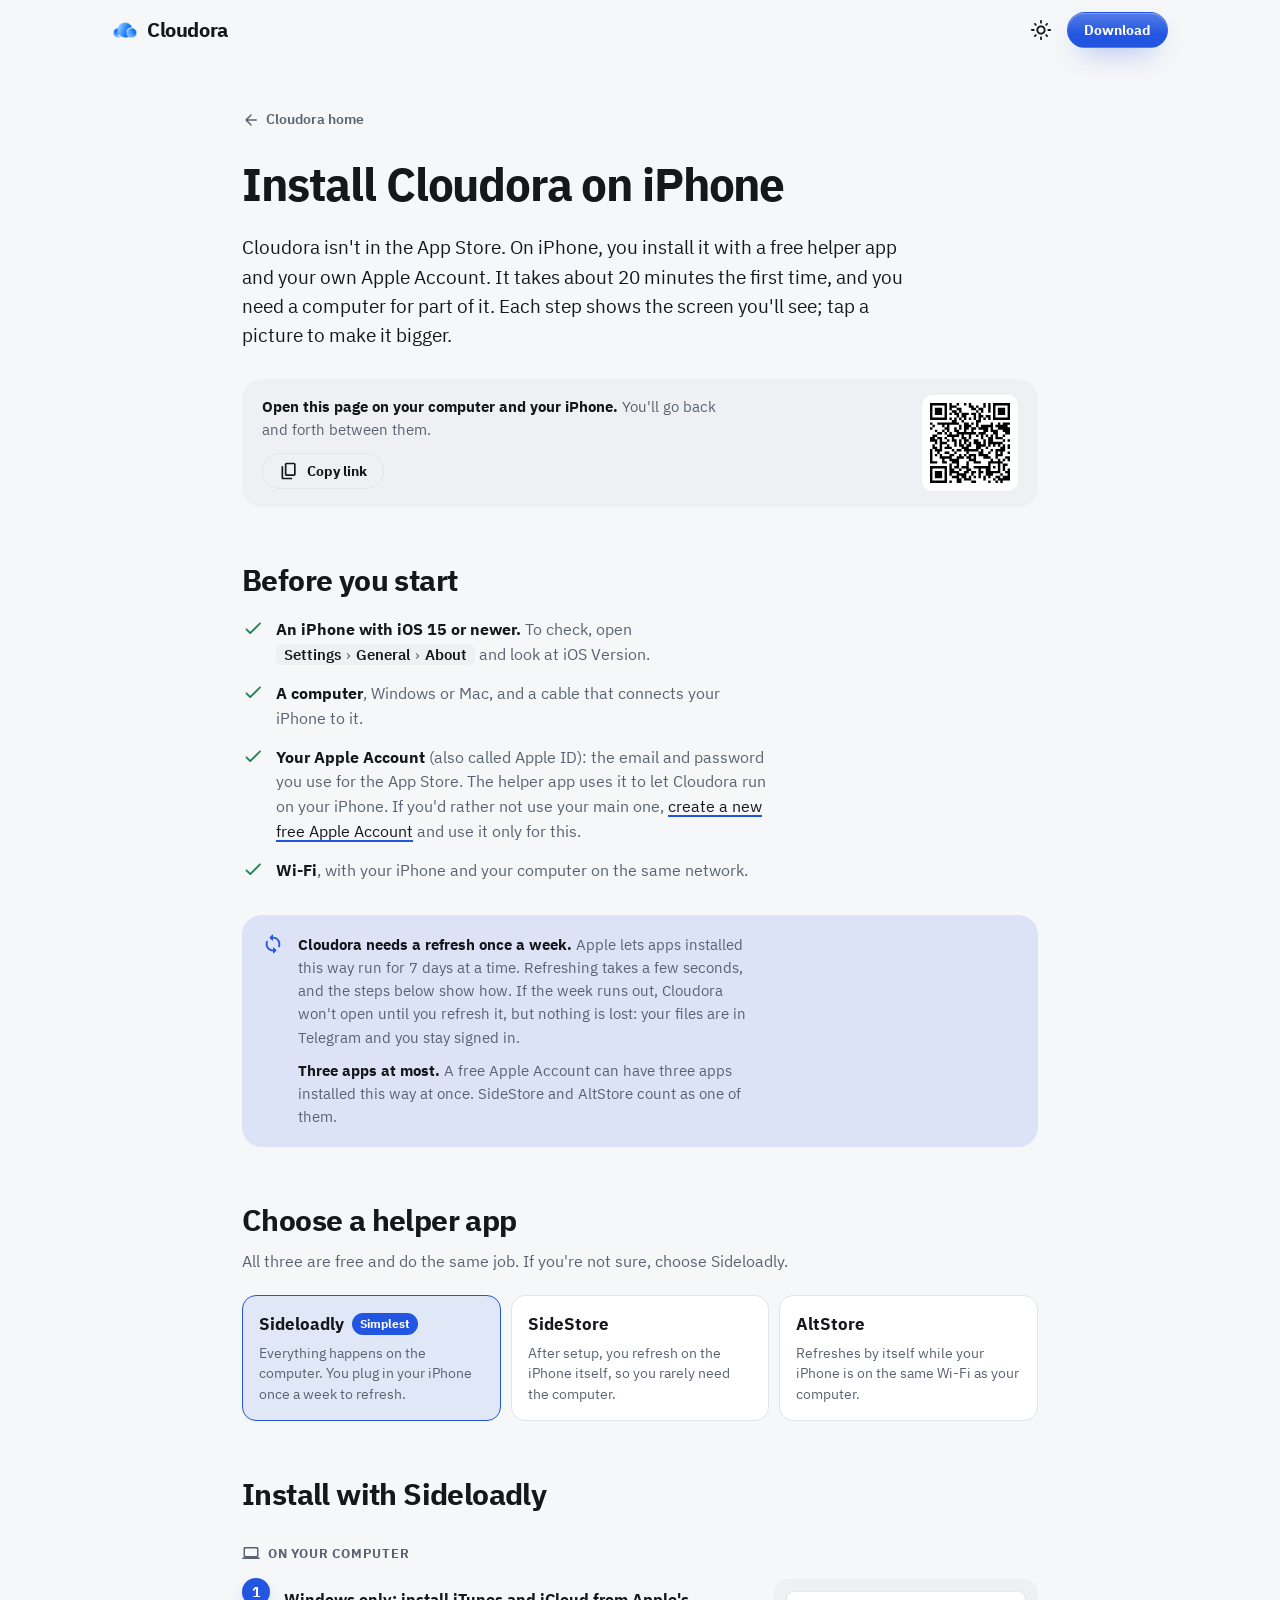
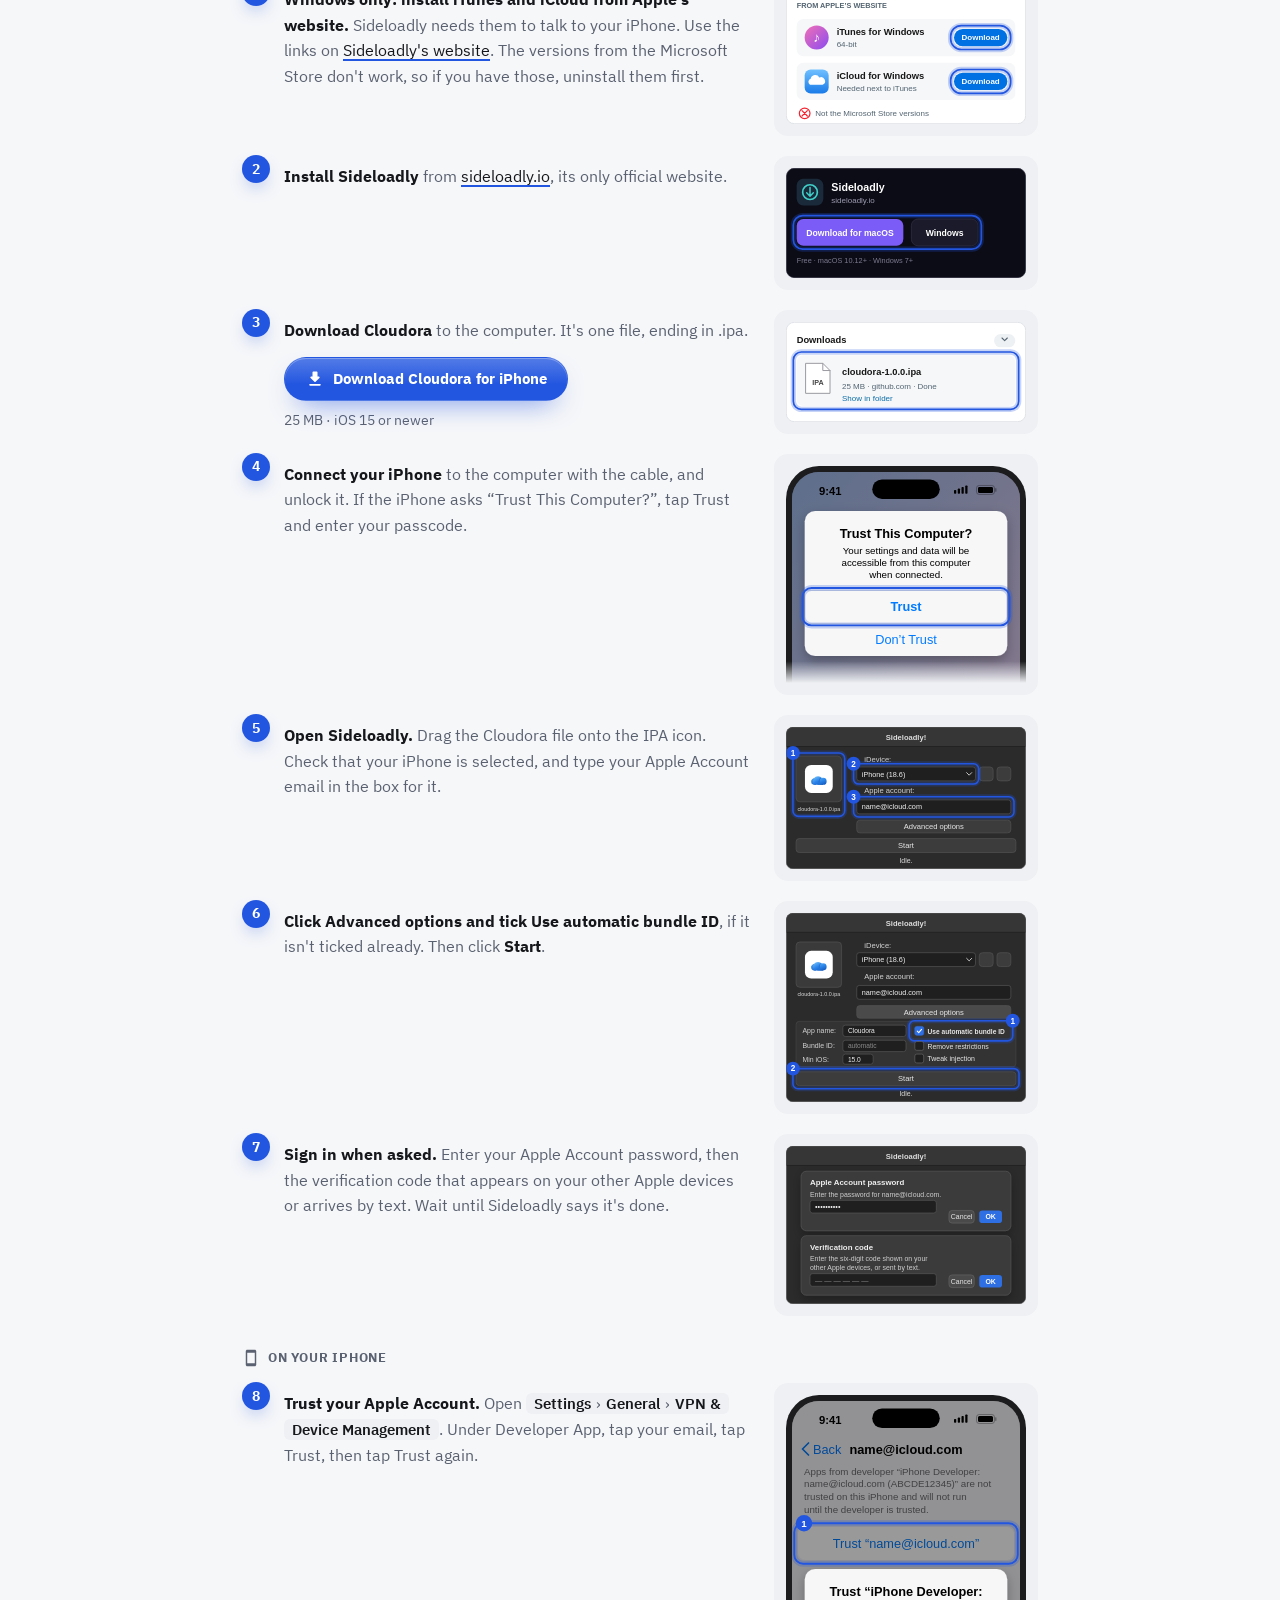
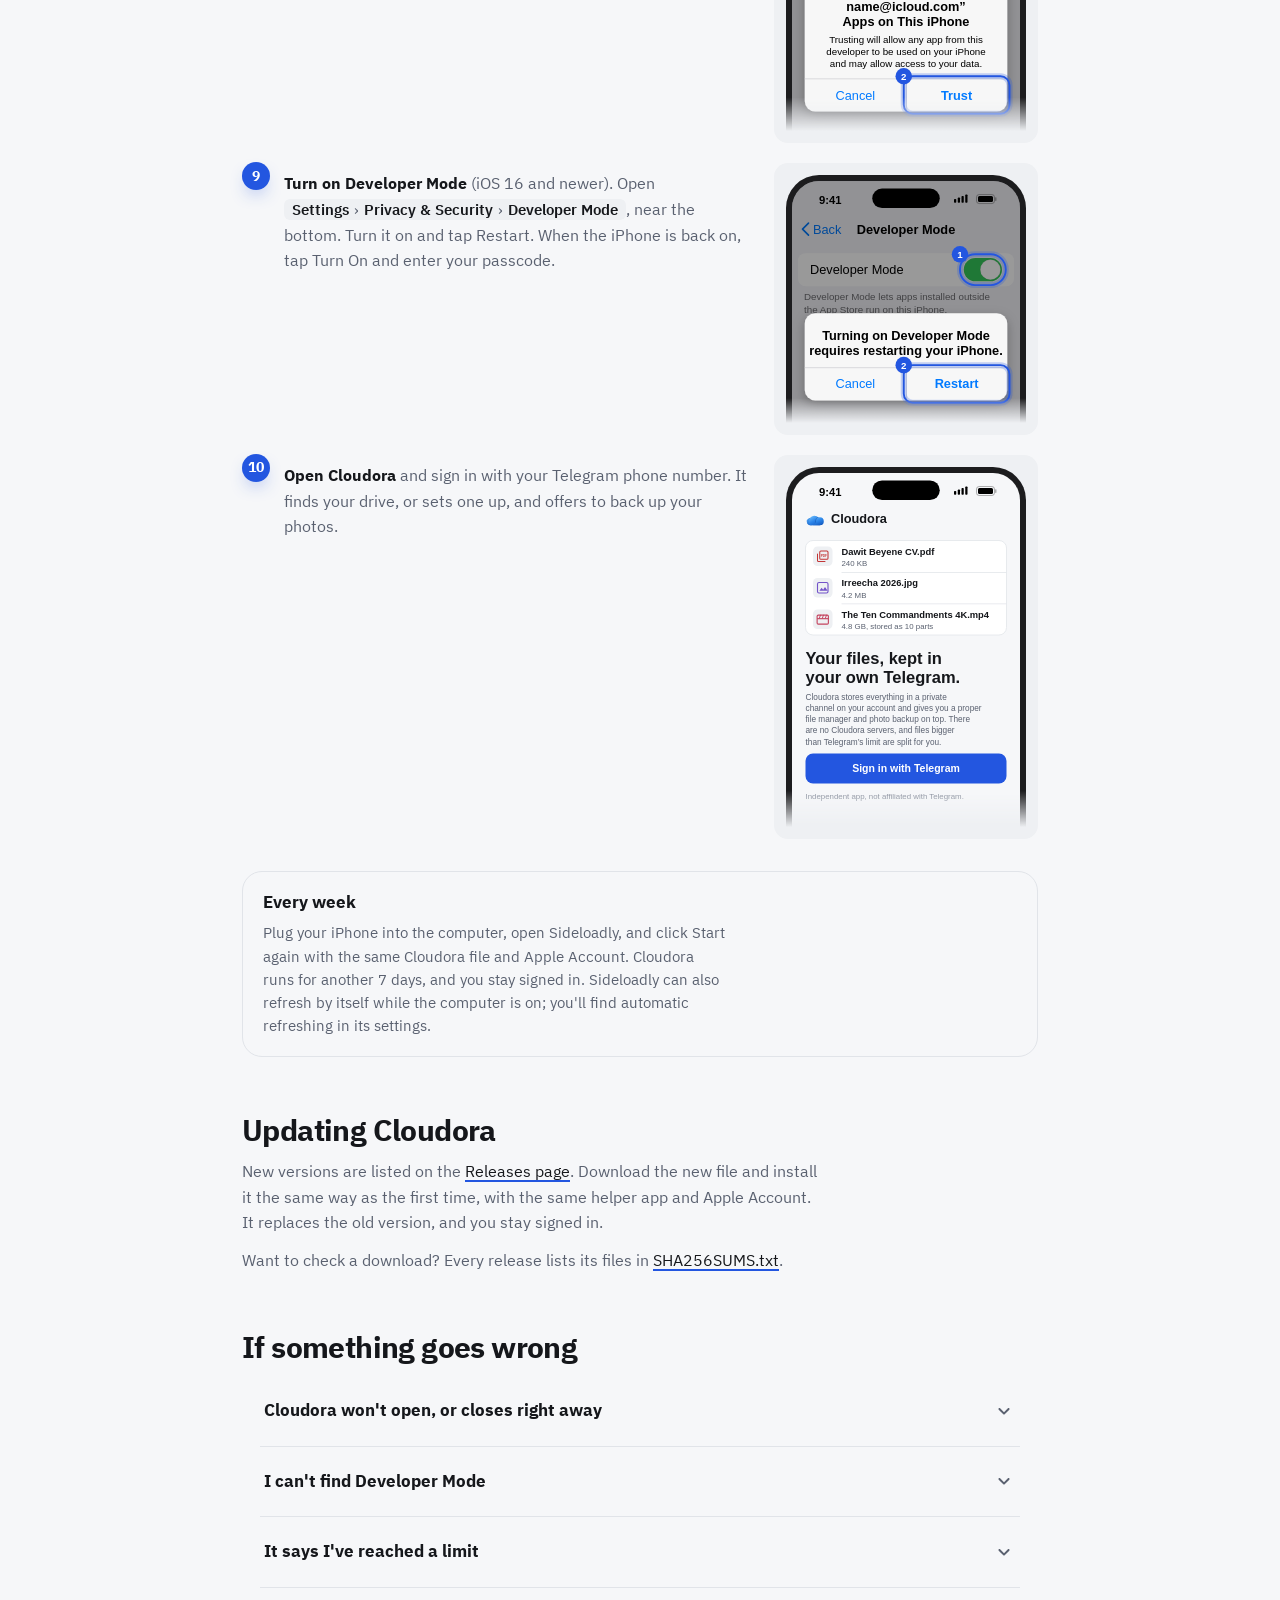
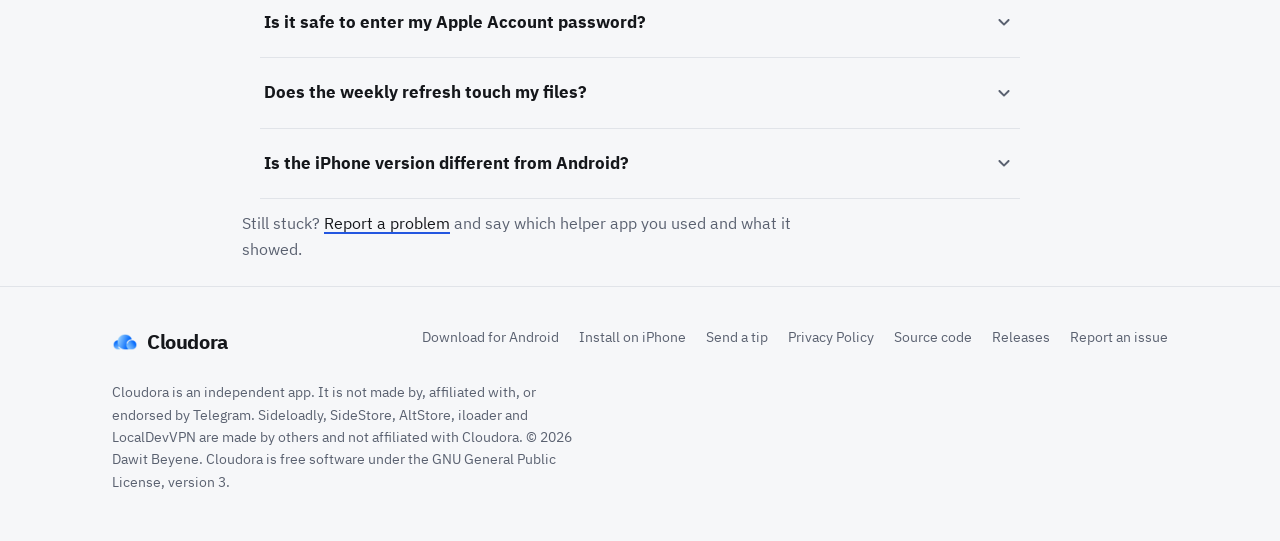
<file: docs/iphone.html>
<!doctype html>
<html lang="en">
<head>
  <meta charset="utf-8">
  <meta name="viewport" content="width=device-width, initial-scale=1, viewport-fit=cover">
  <title>Install Cloudora on iPhone · Cloudora</title>
  <meta name="description" content="Cloudora isn't in the App Store. This guide shows, step by step, how to install it on an iPhone with a free helper app (Sideloadly, SideStore or AltStore) and your own Apple Account.">
  <link rel="canonical" href="https://protechph.github.io/Cloudora/iphone.html">
  <meta property="og:type" content="article">
  <meta property="og:site_name" content="Cloudora">
  <meta property="og:title" content="Install Cloudora on iPhone">
  <meta property="og:description" content="A step-by-step guide to installing Cloudora on an iPhone with a free helper app.">
  <meta property="og:url" content="https://protechph.github.io/Cloudora/iphone.html">
  <meta property="og:image" content="https://protechph.github.io/Cloudora/assets/og.png">
  <link rel="icon" type="image/png" sizes="32x32" href="assets/favicon-32.png">
  <link rel="apple-touch-icon" href="assets/apple-touch-icon.png">
  <link rel="preload" href="assets/fonts/plex-sans-400.woff2" as="font" type="font/woff2" crossorigin>
  <meta name="theme-color" content="#111317">
  <link rel="stylesheet" href="styles.css">
  <script>
    // Theme and platform, set before the first paint.
    (function () {
      var d = document.documentElement, t = null;
      try { t = localStorage.getItem('cloudora-theme'); } catch (e) {}
      if (t !== 'light' && t !== 'dark') {
        t = window.matchMedia && matchMedia('(prefers-color-scheme: light)').matches ? 'light' : 'dark';
      }
      d.setAttribute('data-theme', t);
      var ua = navigator.userAgent;
      var ios = /iPhone|iPad|iPod/i.test(ua) || (navigator.platform === 'MacIntel' && navigator.maxTouchPoints > 1);
      d.setAttribute('data-platform', /Android/i.test(ua) ? 'android' : ios ? 'ios' : 'desktop');
    })();
  </script>
  <script src="site.js" defer></script>
</head>
<body>
  <a class="skip" href="#main">Skip to content</a>

  <header class="nav" data-nav>
    <div class="container nav-inner">
      <a class="brand" href="./" aria-label="Cloudora home">
        <img src="assets/brand/mark-96.png" alt="" width="26" height="26">
        <span>Cloudora</span>
      </a>
      <div class="nav-actions">
        <button class="icon-btn theme-toggle" type="button" data-theme-cycle aria-label="Change theme">
          <svg class="i t-light" aria-hidden="true"><use href="assets/icons.svg#i-sun"/></svg>
          <svg class="i t-dark" aria-hidden="true"><use href="assets/icons.svg#i-moon"/></svg>
        </button>
        <a class="btn btn-primary btn-sm" href="./#install">Download</a>
      </div>
    </div>
  </header>

  <main id="main" class="container guide">
    <a class="back" href="./"><svg class="i" aria-hidden="true"><use href="assets/icons.svg#i-arrow"/></svg>Cloudora home</a>
    <h1>Install Cloudora on iPhone</h1>
    <p class="summary">Cloudora isn't in the App Store. On iPhone, you install it with a free helper app and your own Apple Account. It takes about 20 minutes the first time, and you need a computer for part of it. Each step shows the screen you'll see; tap a picture to make it bigger.</p>

    <div class="open-both">
      <div>
        <p><b>Open this page on your computer and your iPhone.</b> You'll go back and forth between them.</p>
        <button class="btn btn-ghost btn-sm" type="button" data-copy-link><svg class="i" aria-hidden="true"><use href="assets/icons.svg#i-copy"/></svg><span>Copy link</span></button>
      </div>
      <div class="qr" data-qr data-qr-hash="" role="img" aria-label="QR code that opens this page"></div>
    </div>

    <h2>Before you start</h2>
    <ul class="checklist">
      <li><svg class="i" aria-hidden="true"><use href="assets/icons.svg#i-check"/></svg><p><b>An iPhone with iOS 15 or newer.</b> To check, open <span class="path">Settings<i>›</i>General<i>›</i>About</span> and look at iOS Version.</p></li>
      <li><svg class="i" aria-hidden="true"><use href="assets/icons.svg#i-check"/></svg><p><b>A computer</b>, Windows or Mac, and a cable that connects your iPhone to it.</p></li>
      <li><svg class="i" aria-hidden="true"><use href="assets/icons.svg#i-check"/></svg><p><b>Your Apple Account</b> (also called Apple ID): the email and password you use for the App Store. The helper app uses it to let Cloudora run on your iPhone. If you'd rather not use your main one, <a href="https://account.apple.com">create a new free Apple Account</a> and use it only for this.</p></li>
      <li><svg class="i" aria-hidden="true"><use href="assets/icons.svg#i-check"/></svg><p><b>Wi-Fi</b>, with your iPhone and your computer on the same network.</p></li>
    </ul>

    <div class="callout">
      <svg class="i" aria-hidden="true"><use href="assets/icons.svg#i-sync"/></svg>
      <div>
        <p><b>Cloudora needs a refresh once a week.</b> Apple lets apps installed this way run for 7 days at a time. Refreshing takes a few seconds, and the steps below show how. If the week runs out, Cloudora won't open until you refresh it, but nothing is lost: your files are in Telegram and you stay signed in.</p>
        <p><b>Three apps at most.</b> A free Apple Account can have three apps installed this way at once. SideStore and AltStore count as one of them.</p>
      </div>
    </div>

    <h2 id="choose">Choose a helper app</h2>
    <p>All three are free and do the same job. If you're not sure, choose Sideloadly.</p>

    <div class="picker" role="tablist" aria-label="Helper app">
      <a class="pick" role="tab" id="tab-sideloadly" href="#sideloadly" aria-controls="sideloadly" aria-selected="true">
        <b>Sideloadly<em>Simplest</em></b>
        <span>Everything happens on the computer. You plug in your iPhone once a week to refresh.</span>
      </a>
      <a class="pick" role="tab" id="tab-sidestore" href="#sidestore" aria-controls="sidestore" aria-selected="false">
        <b>SideStore</b>
        <span>After setup, you refresh on the iPhone itself, so you rarely need the computer.</span>
      </a>
      <a class="pick" role="tab" id="tab-altstore" href="#altstore" aria-controls="altstore" aria-selected="false">
        <b>AltStore</b>
        <span>Refreshes by itself while your iPhone is on the same Wi-Fi as your computer.</span>
      </a>
    </div>

    <!-- Sideloadly -->
    <section class="howto" id="sideloadly" role="tabpanel" aria-labelledby="tab-sideloadly">
      <h2>Install with Sideloadly</h2>

      <h3 class="where"><svg class="i" aria-hidden="true"><use href="assets/icons.svg#i-laptop"/></svg>On your computer</h3>
      <ol>
        <li>
          <div class="step"><p><b>Windows only: install iTunes and iCloud from Apple's website.</b> Sideloadly needs them to talk to your iPhone. Use the links on <a href="https://sideloadly.io">Sideloadly's website</a>. The versions from the Microsoft Store don't work, so if you have those, uninstall them first.</p></div>
          <figure class="step-shot"><a href="assets/guide/itunes-icloud.svg" data-zoom><img src="assets/guide/itunes-icloud.svg" width="360" height="200" loading="lazy" alt="Download buttons for iTunes and iCloud from Apple’s website, not the Microsoft Store."></a></figure>
        </li>
        <li>
          <div class="step"><p><b>Install Sideloadly</b> from <a href="https://sideloadly.io">sideloadly.io</a>, its only official website.</p></div>
          <figure class="step-shot"><a href="assets/guide/sideloadly-site.svg" data-zoom><img src="assets/guide/sideloadly-site.svg" width="360" height="164" loading="lazy" alt="The download buttons on sideloadly.io."></a></figure>
        </li>
        <li>
          <div class="step">
            <p><b>Download Cloudora</b> to the computer. It's one file, ending in .ipa.</p>
            <a class="btn btn-primary" data-dl="ipa" href="https://github.com/protechph/Cloudora/releases/download/v1.0.0/cloudora-1.0.0.ipa"><svg class="i" aria-hidden="true"><use href="assets/icons.svg#i-download"/></svg>Download Cloudora for iPhone</a>
            <p class="file-meta"><span data-size="ipa">25&nbsp;MB</span> · iOS 15 or newer</p>
          </div>
          <figure class="step-shot"><a href="assets/guide/download-ipa.svg" data-zoom><img src="assets/guide/download-ipa.svg" width="360" height="150" loading="lazy" alt="The browser’s downloads list showing the Cloudora file, finished."></a></figure>
        </li>
        <li>
          <div class="step"><p><b>Connect your iPhone</b> to the computer with the cable, and unlock it. If the iPhone asks <q>Trust This Computer?</q>, tap Trust and enter your passcode.</p></div>
          <figure class="step-shot"><a href="assets/guide/trust-computer.svg" data-zoom><img src="assets/guide/trust-computer.svg" width="320" height="290" loading="lazy" alt="The iPhone asks whether to trust this computer."></a></figure>
        </li>
        <li>
          <div class="step"><p><b>Open Sideloadly.</b> Drag the Cloudora file onto the IPA icon. Check that your iPhone is selected, and type your Apple Account email in the box for it.</p></div>
          <figure class="step-shot"><a href="assets/guide/sideloadly-main.svg" data-zoom><img src="assets/guide/sideloadly-main.svg" width="380" height="224" loading="lazy" alt="Sideloadly with the Cloudora file dropped on the IPA box, your iPhone selected, and your Apple Account typed in."></a></figure>
        </li>
        <li>
          <div class="step"><p><b>Click Advanced options and tick Use automatic bundle ID</b>, if it isn't ticked already. Then click <b>Start</b>.</p></div>
          <figure class="step-shot"><a href="assets/guide/sideloadly-advanced.svg" data-zoom><img src="assets/guide/sideloadly-advanced.svg" width="380" height="300" loading="lazy" alt="Sideloadly’s advanced options, with Use automatic bundle ID ticked, and the Start button."></a></figure>
        </li>
        <li>
          <div class="step"><p><b>Sign in when asked.</b> Enter your Apple Account password, then the verification code that appears on your other Apple devices or arrives by text. Wait until Sideloadly says it's done.</p></div>
          <figure class="step-shot"><a href="assets/guide/sideloadly-signin.svg" data-zoom><img src="assets/guide/sideloadly-signin.svg" width="380" height="250" loading="lazy" alt="Sideloadly asks for your Apple Account password, then for the verification code."></a></figure>
        </li>
      </ol>

      <h3 class="where"><svg class="i" aria-hidden="true"><use href="assets/icons.svg#i-phone"/></svg>On your iPhone</h3>
      <ol>
        <li>
          <div class="step"><p><b>Trust your Apple Account.</b> Open <span class="path">Settings<i>›</i>General<i>›</i>VPN &amp; Device Management</span>. Under Developer App, tap your email, tap Trust, then tap Trust again.</p></div>
          <figure class="step-shot"><a href="assets/guide/trust-developer.svg" data-zoom><img src="assets/guide/trust-developer.svg" width="320" height="448" loading="lazy" alt="Settings: the page for your Apple Account, with its Trust button and the confirmation."></a></figure>
        </li>
        <li>
          <div class="step"><p><b>Turn on Developer Mode</b> (iOS 16 and newer). Open <span class="path">Settings<i>›</i>Privacy &amp; Security<i>›</i>Developer Mode</span>, near the bottom. Turn it on and tap Restart. When the iPhone is back on, tap Turn On and enter your passcode.</p></div>
          <figure class="step-shot"><a href="assets/guide/developer-mode.svg" data-zoom><img src="assets/guide/developer-mode.svg" width="320" height="330" loading="lazy" alt="Settings: Developer Mode switched on, and the prompt to restart."></a></figure>
        </li>
        <li>
          <div class="step"><p><b>Open Cloudora</b> and sign in with your Telegram phone number. It finds your drive, or sets one up, and offers to back up your photos.</p></div>
          <figure class="step-shot"><a href="assets/guide/open-cloudora.svg" data-zoom><img src="assets/guide/open-cloudora.svg" width="320" height="480" loading="lazy" alt="The Cloudora welcome screen: your files, kept in your own Telegram, and the Sign in with Telegram button."></a></figure>
        </li>
      </ol>

      <div class="weekly">
        <h3>Every week</h3>
        <p>Plug your iPhone into the computer, open Sideloadly, and click Start again with the same Cloudora file and Apple Account. Cloudora runs for another 7 days, and you stay signed in. Sideloadly can also refresh by itself while the computer is on; you'll find automatic refreshing in its settings.</p>
      </div>
    </section>

    <!-- SideStore -->
    <section class="howto" id="sidestore" role="tabpanel" aria-labelledby="tab-sidestore">
      <h2>Install with SideStore</h2>

      <h3 class="where"><svg class="i" aria-hidden="true"><use href="assets/icons.svg#i-phone"/></svg>On your iPhone</h3>
      <ol>
        <li>
          <div class="step"><p><b>Get LocalDevVPN from the App Store.</b> Open it, tap Connect, and allow it to add a VPN configuration. SideStore needs it switched on whenever it installs or refreshes an app.</p></div>
          <figure class="step-shot"><a href="assets/guide/localdevvpn.svg" data-zoom><img src="assets/guide/localdevvpn.svg" width="320" height="372" loading="lazy" alt="LocalDevVPN with its Connect button, and the iPhone asking to allow a VPN configuration."></a></figure>
        </li>
      </ol>

      <h3 class="where"><svg class="i" aria-hidden="true"><use href="assets/icons.svg#i-laptop"/></svg>On your computer</h3>
      <ol>
        <li>
          <div class="step"><p><b>Windows only: install iTunes from Apple's website.</b> It lets the computer talk to your iPhone. The version from the Microsoft Store doesn't work.</p></div>
          <figure class="step-shot"><a href="assets/guide/itunes.svg" data-zoom><img src="assets/guide/itunes.svg" width="360" height="134" loading="lazy" alt="The download button for iTunes from Apple’s website, not the Microsoft Store."></a></figure>
        </li>
        <li>
          <div class="step"><p><b>Install iloader</b> from <a href="https://iloader.app">iloader.app</a>. It's the tool that puts SideStore on your iPhone.</p></div>
          <figure class="step-shot"><a href="assets/guide/iloader-site.svg" data-zoom><img src="assets/guide/iloader-site.svg" width="360" height="176" loading="lazy" alt="The download buttons on iloader.app, for Windows and for Mac."></a></figure>
        </li>
        <li>
          <div class="step"><p><b>Connect your iPhone</b> to the computer with the cable, and unlock it. If the iPhone asks <q>Trust This Computer?</q>, tap Trust and enter your passcode.</p></div>
          <figure class="step-shot"><a href="assets/guide/trust-computer.svg" data-zoom><img src="assets/guide/trust-computer.svg" width="320" height="290" loading="lazy" alt="The iPhone asks whether to trust this computer."></a></figure>
        </li>
        <li>
          <div class="step"><p><b>Open iloader and sign in</b> with your Apple Account email and password, then the verification code Apple sends you.</p></div>
          <figure class="step-shot"><a href="assets/guide/iloader-signin.svg" data-zoom><img src="assets/guide/iloader-signin.svg" width="400" height="230" loading="lazy" alt="iloader’s Apple ID panel with the Sign In button, and the verification code prompt."></a></figure>
        </li>
        <li>
          <div class="step"><p><b>Select your iPhone, then click SideStore (Stable).</b> Wait until iloader says <q>SideStore Installed!</q></p></div>
          <figure class="step-shot"><a href="assets/guide/iloader-install.svg" data-zoom><img src="assets/guide/iloader-install.svg" width="400" height="232" loading="lazy" alt="iloader with your iPhone selected, the SideStore (Stable) button, and the message that SideStore was installed."></a></figure>
        </li>
      </ol>

      <h3 class="where"><svg class="i" aria-hidden="true"><use href="assets/icons.svg#i-phone"/></svg>Back on your iPhone</h3>
      <ol>
        <li>
          <div class="step"><p><b>Trust your Apple Account.</b> Open <span class="path">Settings<i>›</i>General<i>›</i>VPN &amp; Device Management</span>. Under Developer App, tap your email, tap Trust, then tap Trust again.</p></div>
          <figure class="step-shot"><a href="assets/guide/trust-developer.svg" data-zoom><img src="assets/guide/trust-developer.svg" width="320" height="448" loading="lazy" alt="Settings: the page for your Apple Account, with its Trust button and the confirmation."></a></figure>
        </li>
        <li>
          <div class="step"><p><b>Turn on Developer Mode</b> (iOS 16 and newer). Open <span class="path">Settings<i>›</i>Privacy &amp; Security<i>›</i>Developer Mode</span>, near the bottom. Turn it on and tap Restart. When the iPhone is back on, tap Turn On and enter your passcode.</p></div>
          <figure class="step-shot"><a href="assets/guide/developer-mode.svg" data-zoom><img src="assets/guide/developer-mode.svg" width="320" height="330" loading="lazy" alt="Settings: Developer Mode switched on, and the prompt to restart."></a></figure>
        </li>
        <li>
          <div class="step"><p><b>Finish setting up SideStore.</b> Open LocalDevVPN and tap Connect. Open SideStore and sign in with the same Apple Account. Go to My Apps and tap the <q>7 DAYS</q> button next to SideStore. If it asks, tap Yes or Refresh Now.</p></div>
          <figure class="step-shot"><a href="assets/guide/sidestore-refresh.svg" data-zoom><img src="assets/guide/sidestore-refresh.svg" width="320" height="340" loading="lazy" alt="SideStore’s My Apps tab, with the 7 DAYS button next to SideStore."></a></figure>
        </li>
        <li>
          <div class="step">
            <p><b>Download Cloudora in Safari.</b> If you opened this page from Telegram or another app, open it in Safari first. When Safari asks, tap Download. The file goes to Downloads in the Files app.</p>
            <a class="btn btn-primary" data-dl="ipa" href="https://github.com/protechph/Cloudora/releases/download/v1.0.0/cloudora-1.0.0.ipa"><svg class="i" aria-hidden="true"><use href="assets/icons.svg#i-download"/></svg>Download Cloudora for iPhone</a>
            <p class="file-meta"><span data-size="ipa">25&nbsp;MB</span> · iOS 15 or newer</p>
          </div>
          <figure class="step-shot"><a href="assets/guide/safari-download.svg" data-zoom><img src="assets/guide/safari-download.svg" width="320" height="300" loading="lazy" alt="Safari asks whether to download the Cloudora file."></a></figure>
        </li>
        <li>
          <div class="step"><p><b>Install Cloudora.</b> With LocalDevVPN connected, open SideStore, go to My Apps, and tap <b>+</b> at the top. Choose the Cloudora file from Downloads and wait for it to install.</p></div>
          <figure class="step-shot"><a href="assets/guide/sidestore-add.svg" data-zoom><img src="assets/guide/sidestore-add.svg" width="320" height="372" loading="lazy" alt="SideStore’s My Apps tab with the plus button at the top, and the Cloudora file chosen from Downloads."></a></figure>
        </li>
        <li>
          <div class="step"><p><b>Open Cloudora</b> and sign in with your Telegram phone number. It finds your drive, or sets one up, and offers to back up your photos.</p></div>
          <figure class="step-shot"><a href="assets/guide/open-cloudora.svg" data-zoom><img src="assets/guide/open-cloudora.svg" width="320" height="480" loading="lazy" alt="The Cloudora welcome screen: your files, kept in your own Telegram, and the Sign in with Telegram button."></a></figure>
        </li>
      </ol>

      <div class="weekly">
        <h3>Every week</h3>
        <p>Open LocalDevVPN and tap Connect. Then open SideStore, go to My Apps and tap Refresh All. That refreshes SideStore and Cloudora together. If SideStore itself runs out, it won't open either: plug into the computer and install it with iloader again, as above.</p>
      </div>
    </section>

    <!-- AltStore -->
    <section class="howto" id="altstore" role="tabpanel" aria-labelledby="tab-altstore">
      <h2>Install with AltStore</h2>

      <h3 class="where"><svg class="i" aria-hidden="true"><use href="assets/icons.svg#i-laptop"/></svg>On your computer</h3>
      <ol>
        <li>
          <div class="step"><p><b>Windows only: install iTunes and iCloud from Apple's website.</b> AltServer needs them to talk to your iPhone. Use the links in <a href="https://faq.altstore.io/altstore-classic/how-to-install-altstore-windows">AltStore's Windows guide</a>. The versions from the Microsoft Store don't work.</p></div>
          <figure class="step-shot"><a href="assets/guide/itunes-icloud.svg" data-zoom><img src="assets/guide/itunes-icloud.svg" width="360" height="200" loading="lazy" alt="Download buttons for iTunes and iCloud from Apple’s website, not the Microsoft Store."></a></figure>
        </li>
        <li>
          <div class="step"><p><b>Install AltServer</b> from <a href="https://altstore.io">altstore.io</a>; you want AltStore Classic. On a Mac, move AltServer to Applications and open it; its icon appears in the menu bar. On Windows, run Setup, then find AltServer in the Start menu, right-click it and choose Run as administrator; its icon appears near the clock.</p></div>
          <figure class="step-shot"><a href="assets/guide/altstore-site.svg" data-zoom><img src="assets/guide/altstore-site.svg" width="360" height="206" loading="lazy" alt="The AltServer download buttons on altstore.io, and where its icon appears once it runs."></a></figure>
        </li>
        <li>
          <div class="step"><p><b>Connect your iPhone</b> to the computer with the cable, and unlock it. If the iPhone asks <q>Trust This Computer?</q>, tap Trust and enter your passcode.</p></div>
          <figure class="step-shot"><a href="assets/guide/trust-computer.svg" data-zoom><img src="assets/guide/trust-computer.svg" width="320" height="290" loading="lazy" alt="The iPhone asks whether to trust this computer."></a></figure>
        </li>
        <li>
          <div class="step"><p><b>Turn on Wi-Fi sync</b>, so AltStore can refresh without the cable later. On a Mac, select your iPhone in Finder and tick <q>Show this iPhone when on Wi-Fi</q>. On Windows, open iTunes, select your iPhone and tick <q>Sync with this iPhone over Wi-Fi</q>. Click Apply.</p></div>
          <figure class="step-shot"><a href="assets/guide/wifi-sync.svg" data-zoom><img src="assets/guide/wifi-sync.svg" width="400" height="244" loading="lazy" alt="The Wi-Fi sync box: Show this iPhone when on Wi-Fi in Finder on a Mac, or Sync with this iPhone over Wi-Fi in iTunes on Windows."></a></figure>
        </li>
        <li>
          <div class="step"><p><b>Click the AltServer icon, choose Install AltStore, then your iPhone.</b> Enter your Apple Account email and password. On a Mac, if it asks you to install the Mail plug-in, follow <a href="https://faq.altstore.io/altstore-classic/how-to-install-altstore-macos/enable-mail-plug-in">AltStore's steps for that</a> and try again. Wait until AltServer says AltStore was installed.</p></div>
          <figure class="step-shot"><a href="assets/guide/altserver-install.svg" data-zoom><img src="assets/guide/altserver-install.svg" width="380" height="262" loading="lazy" alt="The AltServer menu with Install AltStore open and your iPhone listed, and the Apple ID sign-in it shows next."></a></figure>
        </li>
      </ol>

      <h3 class="where"><svg class="i" aria-hidden="true"><use href="assets/icons.svg#i-phone"/></svg>On your iPhone</h3>
      <ol>
        <li>
          <div class="step"><p><b>Trust your Apple Account.</b> Open <span class="path">Settings<i>›</i>General<i>›</i>VPN &amp; Device Management</span>. Under Developer App, tap your email, tap Trust, then tap Trust again.</p></div>
          <figure class="step-shot"><a href="assets/guide/trust-developer.svg" data-zoom><img src="assets/guide/trust-developer.svg" width="320" height="448" loading="lazy" alt="Settings: the page for your Apple Account, with its Trust button and the confirmation."></a></figure>
        </li>
        <li>
          <div class="step"><p><b>Turn on Developer Mode</b> (iOS 16 and newer). Open <span class="path">Settings<i>›</i>Privacy &amp; Security<i>›</i>Developer Mode</span>, near the bottom. Turn it on and tap Restart. When the iPhone is back on, tap Turn On and enter your passcode.</p></div>
          <figure class="step-shot"><a href="assets/guide/developer-mode.svg" data-zoom><img src="assets/guide/developer-mode.svg" width="320" height="330" loading="lazy" alt="Settings: Developer Mode switched on, and the prompt to restart."></a></figure>
        </li>
        <li>
          <div class="step">
            <p><b>Download Cloudora in Safari.</b> If you opened this page from Telegram or another app, open it in Safari first. When Safari asks, tap Download. The file goes to Downloads in the Files app.</p>
            <a class="btn btn-primary" data-dl="ipa" href="https://github.com/protechph/Cloudora/releases/download/v1.0.0/cloudora-1.0.0.ipa"><svg class="i" aria-hidden="true"><use href="assets/icons.svg#i-download"/></svg>Download Cloudora for iPhone</a>
            <p class="file-meta"><span data-size="ipa">25&nbsp;MB</span> · iOS 15 or newer</p>
          </div>
          <figure class="step-shot"><a href="assets/guide/safari-download.svg" data-zoom><img src="assets/guide/safari-download.svg" width="320" height="300" loading="lazy" alt="Safari asks whether to download the Cloudora file."></a></figure>
        </li>
        <li>
          <div class="step"><p><b>Install Cloudora.</b> Make sure AltServer is running on the computer and both are on the same Wi-Fi. Open AltStore, go to My Apps, and tap <b>+</b> at the top. Choose the Cloudora file from Downloads. If AltStore asks you to sign in, use the same Apple Account.</p></div>
          <figure class="step-shot"><a href="assets/guide/altstore-add.svg" data-zoom><img src="assets/guide/altstore-add.svg" width="320" height="372" loading="lazy" alt="AltStore’s My Apps tab with the plus button at the top, and the Cloudora file chosen from Downloads."></a></figure>
        </li>
        <li>
          <div class="step"><p><b>Open Cloudora</b> and sign in with your Telegram phone number. It finds your drive, or sets one up, and offers to back up your photos.</p></div>
          <figure class="step-shot"><a href="assets/guide/open-cloudora.svg" data-zoom><img src="assets/guide/open-cloudora.svg" width="320" height="480" loading="lazy" alt="The Cloudora welcome screen: your files, kept in your own Telegram, and the Sign in with Telegram button."></a></figure>
        </li>
      </ol>

      <div class="weekly">
        <h3>Every week</h3>
        <p>AltStore refreshes Cloudora on its own whenever your iPhone is on the same Wi-Fi as the computer and AltServer is running, so it helps to have AltServer open when the computer starts. To refresh by hand, open AltStore, go to My Apps and tap Refresh All.</p>
      </div>
    </section>

    <h2 id="update">Updating Cloudora</h2>
    <p>New versions are listed on the <a href="https://github.com/protechph/Cloudora/releases">Releases page</a>. Download the new file and install it the same way as the first time, with the same helper app and Apple Account. It replaces the old version, and you stay signed in.</p>
    <p class="sums">Want to check a download? Every release lists its files in <a data-dl="sums" href="https://github.com/protechph/Cloudora/releases/latest">SHA256SUMS.txt</a>.</p>

    <h2 id="help">If something goes wrong</h2>
    <div class="faq">
      <details>
        <summary>Cloudora won't open, or closes right away<svg class="i" aria-hidden="true"><use href="assets/icons.svg#i-expand"/></svg></summary>
        <div class="answer"><p>If it worked before, its 7 days have most likely run out. Refresh it with your helper app, as in the Every week box above. Don't delete Cloudora to fix it: your files are safe in Telegram either way, but you'd have to sign in again.</p><p>If it has never opened, check the two iPhone steps: trusting your Apple Account, and turning on Developer Mode.</p></div>
      </details>
      <details>
        <summary>I can't find Developer Mode<svg class="i" aria-hidden="true"><use href="assets/icons.svg#i-expand"/></svg></summary>
        <div class="answer"><p>It's only on iOS 16 and newer, and it appears once an app has been installed with your Apple Account. Finish the computer steps first, then look again under Settings, Privacy &amp; Security, near the bottom. On iOS 15 there's nothing to turn on, so skip that step.</p></div>
      </details>
      <details>
        <summary>It says I've reached a limit<svg class="i" aria-hidden="true"><use href="assets/icons.svg#i-expand"/></svg></summary>
        <div class="answer"><p>A free Apple Account can have three apps installed this way at once, counting SideStore or AltStore. Remove one you don't need and try again.</p><p>It can also add no more than ten new apps a week. If that's the limit you hit, wait a few days and try again.</p></div>
      </details>
      <details>
        <summary>Is it safe to enter my Apple Account password?<svg class="i" aria-hidden="true"><use href="assets/icons.svg#i-expand"/></svg></summary>
        <div class="answer"><p>The helper app sends it to Apple, to get the 7-day permission that lets Cloudora run on your iPhone. Cloudora itself never sees it.</p><p>If you'd rather keep your main account out of it, create a separate free Apple Account and use it only in the helper app. Your iPhone can stay signed in to your usual one.</p></div>
      </details>
      <details>
        <summary>Does the weekly refresh touch my files?<svg class="i" aria-hidden="true"><use href="assets/icons.svg#i-expand"/></svg></summary>
        <div class="answer"><p>No. It only decides whether the app opens. Your files are in your Telegram channel, and what Cloudora keeps on the iPhone stays through every refresh.</p></div>
      </details>
      <details>
        <summary>Is the iPhone version different from Android?<svg class="i" aria-hidden="true"><use href="assets/icons.svg#i-expand"/></svg></summary>
        <div class="answer"><p>It opens the same drive and does most of the same things. Photo backup runs while Cloudora is open rather than in the background, and the Google Photos import, watched folders, the document scanner and sharing in from other apps aren't on iPhone yet.</p></div>
      </details>
    </div>

    <p class="still">Still stuck? <a href="https://github.com/protechph/Cloudora/issues">Report a problem</a> and say which helper app you used and what it showed.</p>
  </main>

  <footer class="footer">
    <div class="container">
      <div class="footer-top">
        <a class="brand" href="./" aria-label="Cloudora home">
          <img src="assets/brand/mark-96.png" alt="" width="26" height="26">
          <span>Cloudora</span>
        </a>
        <nav class="footer-links" aria-label="Footer">
          <a href="./#install">Download for Android</a>
          <a href="iphone.html">Install on iPhone</a>
          <a href="https://jami.bio/jericko">Send a tip</a>
          <a href="privacy.html">Privacy Policy</a>
          <a href="https://github.com/protechph/Cloudora">Source code</a>
          <a href="https://github.com/protechph/Cloudora/releases">Releases</a>
          <a href="https://github.com/protechph/Cloudora/issues">Report an issue</a>
        </nav>
      </div>
      <p class="fine">Cloudora is an independent app. It is not made by, affiliated with, or endorsed by Telegram. Sideloadly, SideStore, AltStore, iloader and LocalDevVPN are made by others and not affiliated with Cloudora. © <span data-year>2026</span> Dawit Beyene. Cloudora is free software under the GNU General Public License, version 3.</p>
    </div>
  </footer>

  <dialog class="lightbox" data-lightbox aria-label="Picture">
    <button class="icon-btn" type="button" data-close aria-label="Close"><svg class="i" aria-hidden="true"><use href="assets/icons.svg#i-close"/></svg></button>
  </dialog>
</body>
</html>
</file>
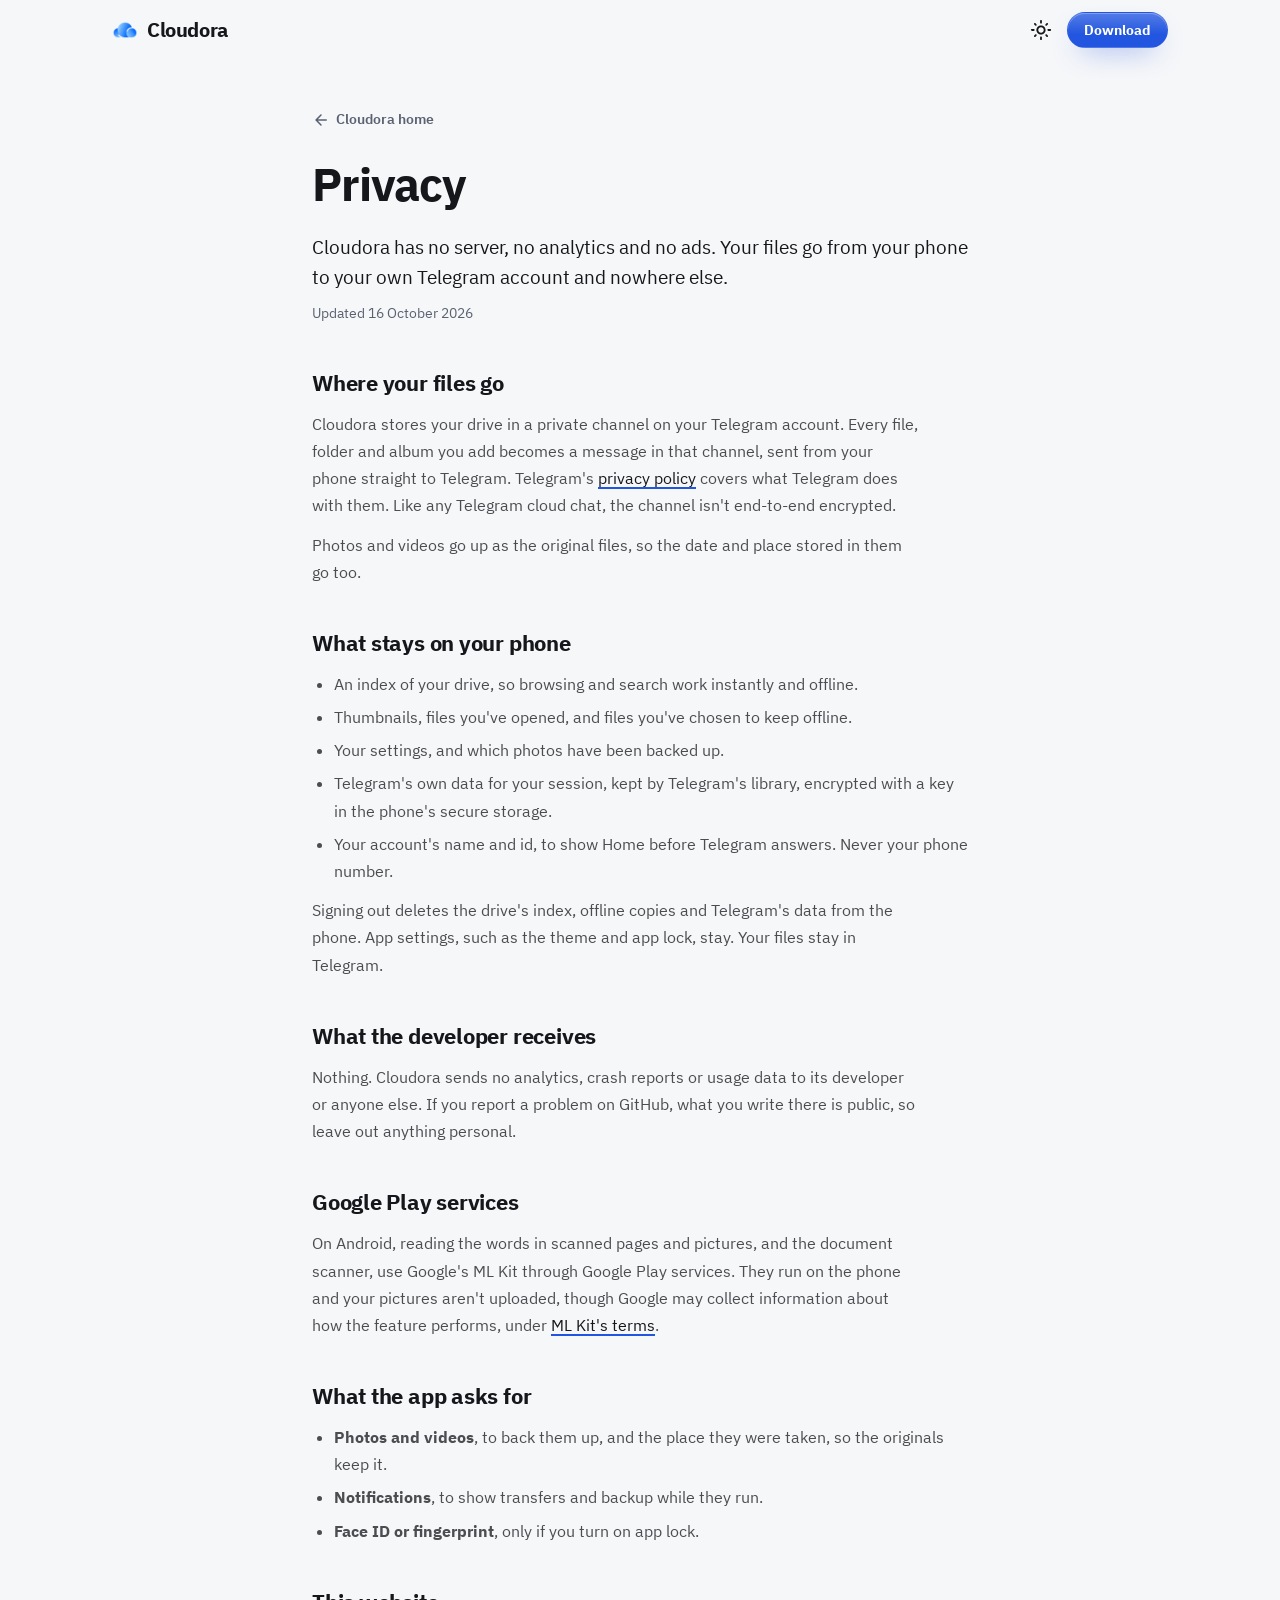
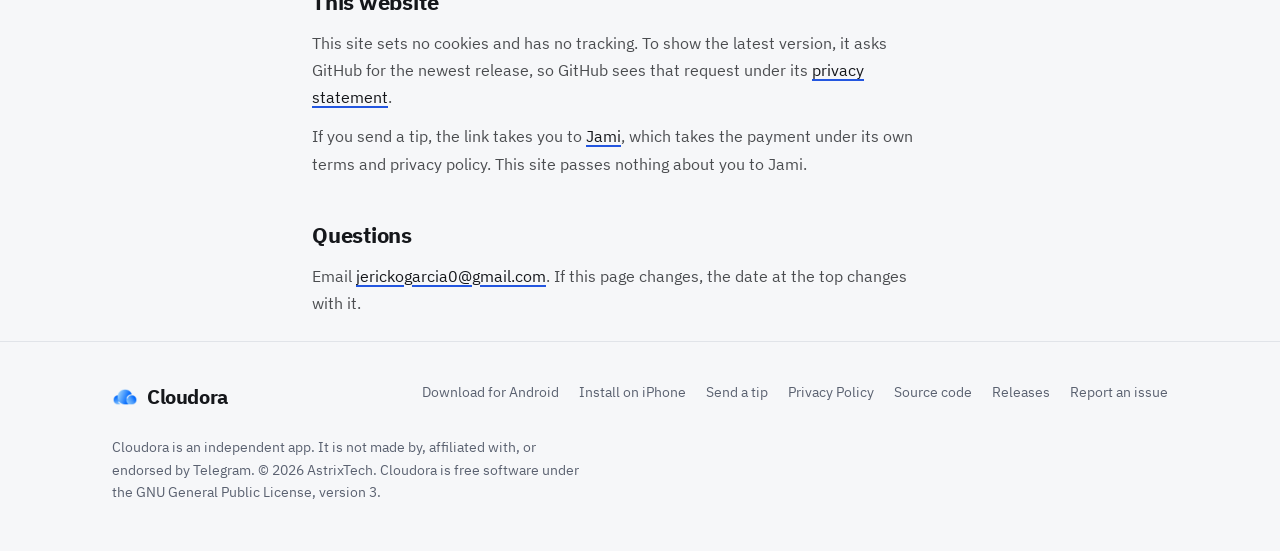
<file: docs/privacy.html>
<!doctype html>
<html lang="en">
<head>
  <meta charset="utf-8">
  <meta name="viewport" content="width=device-width, initial-scale=1, viewport-fit=cover">
  <title>Privacy · Cloudora</title>
  <meta name="description" content="What Cloudora keeps, where your files go, and what nobody else sees. In short: Cloudora has no server, no analytics and no ads.">
  <link rel="canonical" href="https://protechph.github.io/Cloudora/privacy.html">
  <link rel="icon" type="image/png" sizes="32x32" href="assets/favicon-32.png">
  <link rel="apple-touch-icon" href="assets/apple-touch-icon.png">
  <link rel="preload" href="assets/fonts/plex-sans-400.woff2" as="font" type="font/woff2" crossorigin>
  <meta name="theme-color" content="#111317">
  <link rel="stylesheet" href="styles.css">
  <script>
    // Theme and platform, set before the first paint.
    (function () {
      var d = document.documentElement, t = null;
      try { t = localStorage.getItem('cloudora-theme'); } catch (e) {}
      if (t !== 'light' && t !== 'dark') {
        t = window.matchMedia && matchMedia('(prefers-color-scheme: light)').matches ? 'light' : 'dark';
      }
      d.setAttribute('data-theme', t);
      var ua = navigator.userAgent;
      var ios = /iPhone|iPad|iPod/i.test(ua) || (navigator.platform === 'MacIntel' && navigator.maxTouchPoints > 1);
      d.setAttribute('data-platform', /Android/i.test(ua) ? 'android' : ios ? 'ios' : 'desktop');
    })();
  </script>
  <script src="site.js" defer></script>
</head>
<body>
  <a class="skip" href="#main">Skip to content</a>

  <header class="nav" data-nav>
    <div class="container nav-inner">
      <a class="brand" href="./" aria-label="Cloudora home">
        <img src="assets/brand/mark-96.png" alt="" width="26" height="26">
        <span>Cloudora</span>
      </a>
      <div class="nav-actions">
        <button class="icon-btn theme-toggle" type="button" data-theme-cycle aria-label="Change theme">
          <svg class="i t-light" aria-hidden="true"><use href="assets/icons.svg#i-sun"/></svg>
          <svg class="i t-dark" aria-hidden="true"><use href="assets/icons.svg#i-moon"/></svg>
        </button>
        <a class="btn btn-primary btn-sm" href="./#install">Download</a>
      </div>
    </div>
  </header>

  <main id="main" class="container doc">
    <a class="back" href="./"><svg class="i" aria-hidden="true"><use href="assets/icons.svg#i-arrow"/></svg>Cloudora home</a>
    <h1>Privacy</h1>
    <p class="summary">Cloudora has no server, no analytics and no ads. Your files go from your phone to your own Telegram account and nowhere else.</p>
    <p class="updated">Updated 16 October 2026</p>

    <h2>Where your files go</h2>
    <p>Cloudora stores your drive in a private channel on your Telegram account. Every file, folder and album you add becomes a message in that channel, sent from your phone straight to Telegram. Telegram's <a href="https://telegram.org/privacy">privacy policy</a> covers what Telegram does with them. Like any Telegram cloud chat, the channel isn't end-to-end encrypted.</p>
    <p>Photos and videos go up as the original files, so the date and place stored in them go too.</p>

    <h2>What stays on your phone</h2>
    <ul>
      <li>An index of your drive, so browsing and search work instantly and offline.</li>
      <li>Thumbnails, files you've opened, and files you've chosen to keep offline.</li>
      <li>Your settings, and which photos have been backed up.</li>
      <li>Telegram's own data for your session, kept by Telegram's library, encrypted with a key in the phone's secure storage.</li>
      <li>Your account's name and id, to show Home before Telegram answers. Never your phone number.</li>
    </ul>
    <p>Signing out deletes the drive's index, offline copies and Telegram's data from the phone. App settings, such as the theme and app lock, stay. Your files stay in Telegram.</p>

    <h2>What the developer receives</h2>
    <p>Nothing. Cloudora sends no analytics, crash reports or usage data to its developer or anyone else. If you report a problem on GitHub, what you write there is public, so leave out anything personal.</p>

    <h2>Google Play services</h2>
    <p>On Android, reading the words in scanned pages and pictures, and the document scanner, use Google's ML Kit through Google Play services. They run on the phone and your pictures aren't uploaded, though Google may collect information about how the feature performs, under <a href="https://developers.google.com/ml-kit/terms">ML Kit's terms</a>.</p>

    <h2>What the app asks for</h2>
    <ul>
      <li><b>Photos and videos</b>, to back them up, and the place they were taken, so the originals keep it.</li>
      <li><b>Notifications</b>, to show transfers and backup while they run.</li>
      <li><b>Face ID or fingerprint</b>, only if you turn on app lock.</li>
    </ul>

    <h2>This website</h2>
    <p>This site sets no cookies and has no tracking. To show the latest version, it asks GitHub for the newest release, so GitHub sees that request under its <a href="https://docs.github.com/site-policy/privacy-policies/github-general-privacy-statement">privacy statement</a>.</p>
    <p>If you send a tip, the link takes you to <a href="https://jami.bio/jericko">Jami</a>, which takes the payment under its own terms and privacy policy. This site passes nothing about you to Jami.</p>

    <h2>Questions</h2>
    <p>Email <a href="mailto:jerickogarcia0@gmail.com">jerickogarcia0@gmail.com</a>. If this page changes, the date at the top changes with it.</p>
  </main>

  <footer class="footer">
    <div class="container">
      <div class="footer-top">
        <a class="brand" href="./" aria-label="Cloudora home">
          <img src="assets/brand/mark-96.png" alt="" width="26" height="26">
          <span>Cloudora</span>
        </a>
        <nav class="footer-links" aria-label="Footer">
          <a href="./#install">Download for Android</a>
          <a href="iphone.html">Install on iPhone</a>
          <a href="https://jami.bio/jericko">Send a tip</a>
          <a href="privacy.html">Privacy Policy</a>
          <a href="https://github.com/protechph/Cloudora">Source code</a>
          <a href="https://github.com/protechph/Cloudora/releases">Releases</a>
          <a href="https://github.com/protechph/Cloudora/issues">Report an issue</a>
        </nav>
      </div>
      <p class="fine">Cloudora is an independent app. It is not made by, affiliated with, or endorsed by Telegram. © <span data-year>2026</span> AstrixTech. Cloudora is free software under the GNU General Public License, version 3.</p>
    </div>
  </footer>
</body>
</html>
</file>
<file: docs/styles.css>
/* Cloudora's website, in the same UI as gramX's site, with Cloudora's own
   colours (DESIGN.md) and type, IBM Plex Sans. */

@font-face {
  font-family: "IBM Plex Sans";
  font-style: normal;
  font-weight: 400;
  font-display: swap;
  src: url("assets/fonts/plex-sans-400.woff2") format("woff2");
}
@font-face {
  font-family: "IBM Plex Sans";
  font-style: normal;
  font-weight: 500;
  font-display: swap;
  src: url("assets/fonts/plex-sans-500.woff2") format("woff2");
}
@font-face {
  font-family: "IBM Plex Sans";
  font-style: normal;
  font-weight: 600;
  font-display: swap;
  src: url("assets/fonts/plex-sans-600.woff2") format("woff2");
}
@font-face {
  font-family: "IBM Plex Sans";
  font-style: normal;
  font-weight: 700 900;
  font-display: swap;
  src: url("assets/fonts/plex-sans-700.woff2") format("woff2");
}

/* ── Themes: Dark (default) and Light, as in the app ───────────────────── */

:root {
  color-scheme: dark;
  --bg: #111317;
  --surface: #181b20;
  --surface-2: #20242a;
  --border: #2b3038;
  --text: #eceef2;
  --muted: #a3aab6;
  --link: #8fa9ff;
  --chrome: rgb(17 19 23 / 0.72);
  --bezel: #1f2125;

  --accent: #8fa9ff;
  --accent-hover: #a9bdff;
  --on-accent: #111317;
  --like: #ff8a80;
  --repost: #5cc48e;

  /* Kind hues colour a file's glyph only, lifted for the dark theme. */
  --k-image: #a48fdc;
  --k-video: #d98597;
  --k-audio: #d1a162;
  --k-doc: #759ae0;
  --k-pdf: #d77c7c;
  --k-app: #75b092;

  --font: "IBM Plex Sans", ui-sans-serif, system-ui, -apple-system, "Segoe UI",
    Roboto, "Helvetica Neue", Arial, sans-serif, "Apple Color Emoji",
    "Segoe UI Emoji", "Noto Color Emoji";
  --pill: 999px;
  --r-lg: 20px;
  --r-md: 14px;
  --gutter: 16px;
  --max: 1120px;
  --ease: cubic-bezier(0.2, 0.8, 0.2, 1);
}

:root[data-theme="light"] {
  color-scheme: light;
  --bg: #f6f7f9;
  --surface: #ffffff;
  --surface-2: #eef0f3;
  --border: #e1e4e9;
  --text: #15171b;
  --muted: #5a6170;
  --link: #2356e0;
  --chrome: rgb(246 247 249 / 0.72);
  --bezel: #16181c;
  --accent: #2356e0;
  --accent-hover: #1d47bd;
  --on-accent: #ffffff;
  --like: #c23636;
  --repost: #1d8551;
  --k-image: #7353c9;
  --k-video: #c4435f;
  --k-audio: #b86e0e;
  --k-doc: #2a63cf;
  --k-pdf: #c23636;
  --k-app: #2b8657;
}

/* Without JavaScript, follow the device. */
@media (prefers-color-scheme: light) {
  :root:not([data-theme]) {
    color-scheme: light;
    --bg: #f6f7f9;
    --surface: #ffffff;
    --surface-2: #eef0f3;
    --border: #e1e4e9;
    --text: #15171b;
    --muted: #5a6170;
    --link: #2356e0;
    --chrome: rgb(246 247 249 / 0.72);
    --bezel: #16181c;
    --accent: #2356e0;
    --accent-hover: #1d47bd;
    --on-accent: #ffffff;
    --like: #c23636;
    --repost: #1d8551;
    --k-image: #7353c9;
    --k-video: #c4435f;
    --k-audio: #b86e0e;
    --k-doc: #2a63cf;
    --k-pdf: #c23636;
    --k-app: #2b8657;
  }
}

/* The brand images come in a version for each surface. */
.on-light { display: none; }
:root[data-theme="light"] .on-dark { display: none; }
:root[data-theme="light"] .on-light { display: inline-block; }

/* ── Base ─────────────────────────────────────────────────────────────── */

*, *::before, *::after { box-sizing: border-box; }

html {
  -webkit-text-size-adjust: 100%;
  text-size-adjust: 100%;
  scroll-behavior: smooth;
  scroll-padding-top: 72px;
}

body {
  margin: 0;
  background: var(--bg);
  color: var(--text);
  font-family: var(--font);
  font-size: 16px;
  line-height: 1.5;
  -webkit-font-smoothing: antialiased;
  -moz-osx-font-smoothing: grayscale;
  transition: background-color 0.3s ease, color 0.3s ease;
}

img, svg { display: block; max-width: 100%; }
a { color: var(--link); text-decoration: none; }
a:hover { text-decoration: underline; text-underline-offset: 3px; }

/* Links in running text: the text colour with a brand-blue underline, so the
   blue stays for actions instead of covering the page. */
p a, li a, .variants summary {
  color: var(--text);
  text-decoration: underline;
  text-decoration-color: var(--accent);
  text-decoration-thickness: 1.5px;
  text-underline-offset: 3px;
}
p a:hover, li a:hover { text-decoration-thickness: 2.5px; }
button { font: inherit; color: inherit; }
p { margin: 0; }
h1, h2, h3 { margin: 0; }

:focus-visible {
  outline: 2px solid var(--accent);
  outline-offset: 3px;
  border-radius: 6px;
}

.i {
  width: 24px;
  height: 24px;
  fill: currentColor;
  flex: none;
}

.container {
  width: 100%;
  max-width: var(--max);
  margin-inline: auto;
  padding-inline: var(--gutter);
}

@media (min-width: 720px) {
  :root { --gutter: 32px; }
}

.skip {
  position: absolute;
  left: 12px;
  top: -60px;
  z-index: 100;
  padding: 10px 16px;
  border-radius: var(--pill);
  background: var(--accent);
  color: var(--on-accent);
  font-weight: 700;
}
.skip:focus { top: 12px; }

/* ── Buttons ──────────────────────────────────────────────────────────── */

.btn {
  display: inline-flex;
  align-items: center;
  justify-content: center;
  gap: 8px;
  min-height: 44px;
  padding: 0 20px;
  border: 1px solid transparent;
  border-radius: var(--pill);
  font-size: 15px;
  font-weight: 700;
  line-height: 1.2;
  white-space: nowrap;
  cursor: pointer;
  text-decoration: none !important;
  transition: transform 0.15s ease, background-color 0.2s ease, border-color 0.2s ease;
}
.btn:active { transform: scale(0.98); }
.btn .i { width: 20px; height: 20px; }

.btn-primary { background: var(--accent); color: var(--on-accent); }
.btn-primary:hover { background: var(--accent-hover); }

.btn-ghost { border-color: var(--border); color: var(--text); background: transparent; }
.btn-ghost:hover { background: var(--surface); }

.btn-lg { min-height: 52px; padding: 0 26px; font-size: 16px; }
.btn-sm { min-height: 36px; padding: 0 16px; font-size: 14px; }

.icon-btn {
  display: inline-grid;
  place-items: center;
  width: 40px;
  height: 40px;
  border: 0;
  border-radius: 50%;
  background: transparent;
  color: var(--text);
  cursor: pointer;
}
.icon-btn:hover { background: var(--surface); }
.icon-btn .i { width: 22px; height: 22px; }

/* ── Header ───────────────────────────────────────────────────────────── */

.nav {
  position: sticky;
  top: 0;
  z-index: 50;
  background: var(--chrome);
  -webkit-backdrop-filter: saturate(160%) blur(18px);
  backdrop-filter: saturate(160%) blur(18px);
  border-bottom: 0.5px solid transparent;
  transition: border-color 0.2s ease, background-color 0.3s ease;
}
.nav.scrolled { border-bottom-color: var(--border); }

.nav-inner { display: flex; align-items: center; gap: 16px; height: 60px; }

.brand {
  display: inline-flex;
  align-items: center;
  gap: 9px;
  color: var(--text);
  font-size: 20px;
  font-weight: 800;
  letter-spacing: -0.02em;
}
.brand:hover { text-decoration: none; }
.brand img { width: 26px; height: 26px; }

.nav-links { display: none; gap: 4px; margin-left: 12px; }
.nav-links a {
  padding: 8px 12px;
  border-radius: var(--pill);
  color: var(--muted);
  font-size: 15px;
  font-weight: 500;
}
.nav-links a:hover { color: var(--text); background: var(--surface); text-decoration: none; }

.nav-actions { display: flex; align-items: center; gap: 6px; margin-left: auto; }

@media (min-width: 860px) { .nav-links { display: flex; } }

.theme-toggle .i { display: none; }
:root[data-theme="light"] .theme-toggle .t-light,
:root[data-theme="dark"] .theme-toggle .t-dark,
:root:not([data-theme]) .theme-toggle .t-dark { display: block; }

/* ── Hero ─────────────────────────────────────────────────────────────── */

.hero { padding: 40px 0 64px; }

.hero-grid { display: grid; grid-template-columns: minmax(0, 1fr); gap: 48px; align-items: center; }

.hero h1 {
  max-width: 13em;
  font-size: clamp(38px, 6vw, 62px);
  font-weight: 800;
  line-height: 1.06;
  letter-spacing: -0.025em;
  text-wrap: balance;
}

.lead {
  margin-top: 20px;
  max-width: 34em;
  color: var(--muted);
  font-size: clamp(17px, 2vw, 19px);
  line-height: 1.55;
  text-wrap: pretty;
}

.cta-row { display: flex; flex-wrap: wrap; gap: 12px; margin-top: 32px; }

@media (max-width: 520px) {
  .hero .cta-row .btn { flex: 1 1 100%; }
}

.cta-meta { margin-top: 16px; color: var(--muted); font-size: 14px; line-height: 1.6; }
.cta-meta a { white-space: nowrap; }

.platform-note {
  display: none;
  align-items: flex-start;
  gap: 10px;
  margin-top: 20px;
  max-width: 30em;
  color: var(--muted);
  font-size: 15px;
}
.platform-note .i { width: 20px; height: 20px; color: var(--accent); }
:root[data-platform="ios"] .platform-note { display: flex; }

/* On an iPhone the iPhone guide leads, and the APK steps back. */
:root[data-platform="ios"] .hero .cta-iphone { order: -1; border-color: transparent; background: var(--accent); color: var(--on-accent); }
:root[data-platform="ios"] .hero .cta-iphone:hover { background: var(--accent-hover); }
:root[data-platform="ios"] .hero .cta-android { border-color: var(--border); background: transparent; color: var(--text); }
:root[data-platform="ios"] .hero .cta-android:hover { background: var(--surface); }

.qr-card {
  display: none;
  align-items: center;
  gap: 16px;
  margin-top: 32px;
  padding-top: 24px;
  border-top: 0.5px solid var(--border);
  max-width: 26em;
}
.qr-card p { color: var(--muted); font-size: 14px; line-height: 1.45; }
.qr-card strong { color: var(--text); font-weight: 700; }
:root[data-platform="desktop"] .qr-card { display: flex; }

.qr {
  flex: none;
  width: 96px;
  height: 96px;
  padding: 8px;
  border-radius: 10px;
  background: #fff;
}
.qr svg { width: 100%; height: 100%; }

.hero-visual { margin: 0; display: grid; place-items: center; }

@media (min-width: 980px) {
  .hero { padding: 56px 0 88px; }
  .hero-grid { grid-template-columns: minmax(0, 1.1fr) minmax(0, 0.9fr); gap: 32px; }
}

/* A phone holding a real screenshot. The status bar is drawn here so the
   screenshot carries none of the phone's own notifications. */
.phone {
  width: min(300px, 82vw);
  padding: 9px;
  border-radius: 46px;
  background: var(--bezel);
}
.screen {
  overflow: hidden;
  border-radius: 37px;
  background: #000;
}
.shot-status {
  position: relative;
  display: flex;
  align-items: center;
  justify-content: space-between;
  height: 30px;
  padding: 2px 22px 0;
  color: #e7e9ea;
  font-size: 12px;
  font-weight: 600;
}
.shot-status .camera {
  position: absolute;
  top: 9px;
  left: 50%;
  width: 11px;
  height: 11px;
  margin-left: -5.5px;
  border-radius: 50%;
  background: #111316;
}
.sb-icons { display: flex; align-items: center; gap: 5px; }
.sb-icons svg { width: auto; height: 10px; fill: currentColor; }
.shot { width: 100%; height: auto; }
@media (min-width: 1200px) { .phone { width: 340px; } }

/* Trust strip */
.trust { border-block: 0.5px solid var(--border); }
.trust ul {
  display: grid;
  grid-template-columns: repeat(2, minmax(0, 1fr));
  margin-block: 0;
  padding-block: 0;
  list-style: none;
}
.trust li {
  display: flex;
  align-items: center;
  gap: 10px;
  padding: 18px 4px;
  color: var(--muted);
  font-size: 14px;
  font-weight: 500;
}
.trust li strong { color: var(--text); font-weight: 700; }
.trust .i { width: 22px; height: 22px; color: var(--accent); }
@media (min-width: 860px) {
  .trust ul { grid-template-columns: repeat(4, minmax(0, 1fr)); }
  .trust li { justify-content: center; padding: 22px 8px; font-size: 15px; }
}

/* ── Sections ─────────────────────────────────────────────────────────── */

/* Single-column grids are pinned to the screen, so a row of unwrapped text
   (a chat preview, a post header) can't widen the page on a phone. */
.compare, .bento, .points, .guest, .steps { grid-template-columns: minmax(0, 1fr); }

.section { padding: clamp(72px, 10vw, 120px) 0; }
.section + .section { padding-top: 0; }

.section-head { max-width: 720px; }
.section-head.center { margin-inline: auto; text-align: center; }
.section-head.center .lead { margin-inline: auto; }

.h2 {
  font-size: clamp(30px, 4.4vw, 46px);
  font-weight: 800;
  line-height: 1.1;
  letter-spacing: -0.022em;
  text-wrap: balance;
}

.card {
  border: 1px solid var(--border);
  border-radius: var(--r-lg);
  background: var(--surface);
  transition: background-color 0.3s ease, border-color 0.3s ease;
}

/* Post rows, as post_card.dart lays them out */
.post {
  display: flex;
  gap: 12px;
  padding: 12px 0;
  border-bottom: 0.5px solid var(--border);
}
.post:last-child { border-bottom: 0; }
.av {
  display: grid;
  place-items: center;
  flex: none;
  width: 40px;
  height: 40px;
  border-radius: 50%;
  background: var(--c);
  color: #fff;
  font-size: 17px;
  font-weight: 700;
  font-style: normal;
}
.post-main { flex: 1; min-width: 0; }
.post-head {
  display: flex;
  align-items: center;
  gap: 4px;
  font-size: 15px;
  line-height: 1.2;
  white-space: nowrap;
}
.post-head b { font-weight: 700; overflow: hidden; text-overflow: ellipsis; }
.post-head .vb { width: 16px; height: 16px; color: var(--accent); }
.post-head .h { min-width: 0; overflow: hidden; color: var(--muted); text-overflow: ellipsis; }
.post-head .t { flex: none; color: var(--muted); }
.post-head .unread { flex: none; width: 7px; height: 7px; margin-left: 2px; border-radius: 50%; background: var(--accent); }
.ptext { margin-top: 4px; font-size: 15px; line-height: 1.4; overflow-wrap: anywhere; }
.ptext .tag { color: var(--link); }

/* Before / after */
.compare { display: grid; gap: 16px; margin-top: 48px; align-items: stretch; }
@media (min-width: 860px) {
  .compare { grid-template-columns: minmax(0, 1fr) auto minmax(0, 1fr); gap: 24px; align-items: center; }
}
.compare .card { padding: 20px 24px; }
.compare-arrow {
  display: grid;
  place-items: center;
  width: 44px;
  height: 44px;
  margin: 0 auto;
  border-radius: 50%;
  background: var(--surface-2);
  color: var(--text);
}
.compare-arrow .i { transform: rotate(90deg); }
@media (min-width: 860px) { .compare-arrow .i { transform: none; } }

.compare-label {
  display: flex;
  justify-content: space-between;
  align-items: baseline;
  gap: 12px;
  margin-bottom: 8px;
}
.compare-label b { font-size: 17px; font-weight: 800; }
.compare-label span { color: var(--muted); font-size: 14px; }

.chatrow {
  display: flex;
  align-items: center;
  gap: 12px;
  padding: 10px 0;
  border-bottom: 0.5px solid var(--border);
}
.chatrow:last-child { border-bottom: 0; }
.chatrow .av { width: 44px; height: 44px; }
.chatrow-main { flex: 1; min-width: 0; }
.chatrow-main b { display: block; font-size: 15px; font-weight: 700; }
.chatrow-main span {
  display: block;
  overflow: hidden;
  color: var(--muted);
  font-size: 14px;
  text-overflow: ellipsis;
  white-space: nowrap;
}
.badge {
  flex: none;
  min-width: 24px;
  padding: 2px 8px;
  border-radius: 12px;
  background: var(--surface-2);
  color: var(--text);
  font-size: 12px;
  font-weight: 700;
  text-align: center;
}

/* Features */
.bento { display: grid; gap: 16px; margin-top: 48px; }
@media (min-width: 720px) {
  .bento { grid-template-columns: repeat(2, minmax(0, 1fr)); }
  .bento > .b-wide, .bento > .b-shot { grid-column: span 2; }
}
@media (min-width: 1024px) {
  .bento { grid-template-columns: repeat(6, minmax(0, 1fr)); grid-auto-flow: dense; }
  .bento > .b-wide { grid-column: span 4; }
  .bento > .b-third { grid-column: span 2; }
  .bento > .b-half { grid-column: span 3; }
  .bento > .b-shot { grid-column: span 3; grid-row: span 2; }
}

.feature { display: flex; flex-direction: column; padding: 24px; overflow: hidden; }
.feature h3 { font-size: 20px; font-weight: 800; letter-spacing: -0.015em; line-height: 1.25; }
.feature p { margin-top: 8px; max-width: 36em; color: var(--muted); font-size: 15px; line-height: 1.55; }
.feature-visual { margin-top: auto; padding-top: 24px; }

.feature-shot {
  width: calc(100% + 48px);
  max-width: none;
  height: auto;
  max-height: 440px;
  margin: 24px -24px -24px;
  border-top: 1px solid var(--border);
  object-fit: cover;
  object-position: top;
  /* The crop ends mid-page, so let it fade rather than cut. */
  -webkit-mask-image: linear-gradient(to bottom, #000 72%, transparent);
  mask-image: linear-gradient(to bottom, #000 72%, transparent);
}
@media (min-width: 1024px) {
  .b-shot .feature-shot { margin-top: auto; }
  .b-shot p { margin-bottom: 24px; }
}

.folder-tabs {
  display: flex;
  gap: 4px;
  overflow: hidden;
  border-bottom: 0.5px solid var(--border);
  font-size: 15px;
}
.folder-tabs span { position: relative; padding: 12px 12px 14px; color: var(--muted); white-space: nowrap; }
.folder-tabs span.on { color: var(--text); font-weight: 700; }
.folder-tabs span.on::after {
  content: "";
  position: absolute;
  left: 12px;
  right: 12px;
  bottom: 0;
  height: 3px;
  border-radius: 3px;
  background: var(--accent);
}

.feature .caught { display: flex; align-items: center; gap: 12px; color: var(--muted); font-size: 14px; }
.feature .caught .i { width: 28px; height: 28px; color: var(--accent); }
.feature .caught b { display: block; color: var(--text); font-size: 16px; font-weight: 800; }

.mini-list { display: grid; }
.mini-row {
  display: flex;
  align-items: center;
  gap: 12px;
  padding: 10px 0;
  border-bottom: 0.5px solid var(--border);
  font-size: 14px;
}
.mini-row:last-child { border-bottom: 0; }
.mini-row .av { width: 36px; height: 36px; font-size: 15px; }
.mini-row .grow { flex: 1; min-width: 0; }
.mini-row .grow b { font-weight: 700; }
.mini-row .grow span {
  display: block;
  overflow: hidden;
  color: var(--muted);
  text-overflow: ellipsis;
  white-space: nowrap;
}
.mini-row .unread-badge {
  min-width: 22px;
  padding: 0 7px;
  border-radius: 10px;
  background: var(--accent);
  color: var(--on-accent);
  font-size: 12px;
  font-weight: 700;
  line-height: 20px;
  text-align: center;
}
.kind { position: relative; }
.kind .i {
  position: absolute;
  right: -4px;
  bottom: -4px;
  width: 18px;
  height: 18px;
  padding: 2px;
  border-radius: 50%;
  background: var(--surface);
}

.compose-tools { display: flex; flex-wrap: wrap; gap: 8px; }
.compose-tools span {
  padding: 6px 12px;
  border: 1px solid var(--border);
  border-radius: var(--pill);
  color: var(--text);
  font-size: 14px;
  font-weight: 600;
}

/* Themes: the tiles in the app's settings */
.themes {
  display: grid;
  grid-template-columns: repeat(2, minmax(0, 1fr));
  gap: 12px;
  max-width: 380px;
  margin: 40px auto 0;
}
.theme-tile {
  display: flex;
  flex-direction: column;
  align-items: center;
  gap: 10px;
  padding: 22px 8px;
  border: 1px solid var(--tile-line);
  border-radius: var(--r-md);
  background: var(--tile);
  color: var(--tile-text);
  font-size: 15px;
  font-weight: 600;
  cursor: pointer;
}
.theme-tile[data-theme-pick="light"] { --tile: #f6f7f9; --tile-text: #15171b; --tile-line: #e1e4e9; }
.theme-tile[data-theme-pick="dark"] { --tile: #111317; --tile-text: #eceef2; --tile-line: #2b3038; }
.radio { width: 20px; height: 20px; border: 2px solid var(--tile-line); border-radius: 50%; }
.theme-tile[aria-checked="true"] { outline: 2px solid var(--accent); outline-offset: -2px; }
.theme-tile[aria-checked="true"] .radio { border: 6px solid var(--accent); }

/* Points: privacy and support, as columns rather than cards */
.points { display: grid; gap: 32px; margin-top: 48px; }
@media (min-width: 860px) {
  .points { grid-template-columns: repeat(3, minmax(0, 1fr)); gap: 40px; }
}
.point { padding-top: 20px; border-top: 1px solid var(--border); }
.point h3 {
  display: flex;
  align-items: center;
  gap: 10px;
  font-size: 19px;
  font-weight: 800;
  letter-spacing: -0.015em;
}
.point h3 .i { width: 22px; height: 22px; color: var(--accent); }
.point p { margin-top: 10px; color: var(--muted); font-size: 15px; line-height: 1.55; }
.point .btn { margin-top: 20px; }
.share-row { display: flex; flex-wrap: wrap; gap: 8px; margin-top: 20px; }
.share-row .btn { margin-top: 0; }
.share-row .i-x { width: 16px; height: 16px; }

.guest {
  display: grid;
  gap: 32px;
  margin-top: 64px;
  padding-top: 40px;
  border-top: 1px solid var(--border);
  align-items: center;
}
@media (min-width: 860px) {
  .guest { grid-template-columns: minmax(0, 1fr) minmax(0, 1fr); gap: 56px; }
}
.guest h3 { font-size: clamp(24px, 3vw, 30px); font-weight: 800; letter-spacing: -0.02em; line-height: 1.15; }
.guest p { margin-top: 12px; max-width: 34em; color: var(--muted); font-size: 16px; line-height: 1.55; }
.guest-banner {
  display: flex;
  align-items: center;
  gap: 12px;
  padding: 14px 16px;
  border-radius: var(--r-md);
  background: color-mix(in srgb, var(--accent) 12%, transparent);
}
.guest-banner .i { width: 22px; height: 22px; color: var(--accent); }
.guest-banner div { flex: 1; min-width: 0; font-size: 14px; line-height: 1.35; }
.guest-banner b { display: block; font-size: 15px; }
.guest-banner span { color: var(--muted); }
.guest-banner em { color: var(--link); font-style: normal; font-weight: 700; font-size: 14px; }
.guest .post { padding-inline: 4px; }

/* Install */
.steps {
  display: grid;
  gap: 40px;
  margin: 48px 0 0;
  padding: 0;
  list-style: none;
}
@media (min-width: 960px) {
  .steps { grid-template-columns: repeat(3, minmax(0, 1fr)); gap: 32px; }
}
.step { display: flex; flex-direction: column; }
.step-visual {
  display: grid;
  place-items: center;
  min-height: 284px;
  margin-bottom: 24px;
  padding: 20px;
  border-radius: var(--r-lg);
  background: var(--surface-2);
}
.step h3 { display: flex; align-items: center; gap: 10px; font-size: 20px; font-weight: 800; }
.step-num {
  display: inline-grid;
  place-items: center;
  flex: none;
  width: 28px;
  height: 28px;
  border-radius: 50%;
  background: var(--accent);
  color: var(--on-accent);
  font-size: 14px;
  font-weight: 800;
}
.step p { margin-top: 8px; color: var(--muted); font-size: 15px; line-height: 1.55; }
.step .btn { margin-top: 20px; align-self: flex-start; }

/* Inside a step: drawn by background alone, no border or shadow. */
.file-chip {
  display: flex;
  align-items: center;
  gap: 12px;
  width: 100%;
  max-width: 300px;
  padding: 12px 14px;
  border-radius: var(--r-md);
  background: var(--surface);
}
.file-chip img { width: 40px; height: 40px; border-radius: 10px; }
.file-chip div { flex: 1; min-width: 0; font-size: 13px; }
.file-chip b { display: block; overflow: hidden; font-size: 13px; font-weight: 700; text-overflow: ellipsis; white-space: nowrap; }
.file-chip span { color: var(--muted); }
.file-chip .done { width: 22px; height: 22px; color: var(--repost); }
.progress { height: 4px; margin-top: 6px; border-radius: 2px; background: var(--border); overflow: hidden; }
.progress i { display: block; width: 100%; height: 100%; background: var(--accent); }

.sys-dialog {
  width: 100%;
  max-width: 280px;
  padding: 22px 20px 14px;
  border-radius: 26px;
  background: var(--surface);
  text-align: center;
}
.sys-dialog img { width: 40px; height: 40px; margin: 0 auto 10px; border-radius: 10px; }
.sys-dialog b { display: block; font-size: 17px; font-weight: 700; }
.sys-dialog p { margin-top: 6px; color: var(--muted); font-size: 14px; line-height: 1.4; }
.sys-dialog .row { display: flex; justify-content: flex-end; gap: 4px; margin-top: 16px; }
.sys-dialog .row span { padding: 8px 12px; border-radius: var(--pill); color: var(--link); font-size: 14px; font-weight: 700; }

/* Sign-in screen: auth_selection_page.dart */
.auth-mini { width: 100%; max-width: 280px; text-align: center; }
.auth-mini img { width: 56px; height: 56px; margin: 0 auto 10px; }
.auth-mini b { display: block; font-size: 19px; font-weight: 800; letter-spacing: -0.01em; }
.auth-mini small { display: block; margin-top: 2px; color: var(--muted); font-size: 13px; }
.auth-mini .a-btn {
  display: flex;
  align-items: center;
  justify-content: center;
  gap: 8px;
  min-height: 38px;
  padding: 8px 12px;
  margin-top: 8px;
  border-radius: 19px;
  font-size: 13px;
  font-weight: 700;
}
.auth-mini .a-btn .i { width: 18px; height: 18px; }
.auth-mini .a-fill { margin-top: 14px; background: var(--accent); color: var(--on-accent); }
.auth-mini .a-line { border: 1.2px solid var(--border); }
.auth-mini .a-text { min-height: 0; margin-top: 4px; color: var(--link); }

.variants { margin-top: 16px; font-size: 15px; }
.variants summary {
  display: inline-flex;
  align-items: center;
  gap: 4px;
  color: var(--link);
  font-weight: 600;
  cursor: pointer;
  list-style: none;
}
.variants summary::-webkit-details-marker { display: none; }
.variants summary .i { width: 18px; height: 18px; transition: transform 0.2s ease; }
.variants[open] summary .i { transform: rotate(180deg); }
.variants ul { display: grid; gap: 10px; margin: 12px 0 0; padding: 0; list-style: none; }
.variants li { color: var(--muted); line-height: 1.45; }
.variants li a { font-weight: 600; }

.update-note {
  display: flex;
  align-items: flex-start;
  gap: 12px;
  max-width: 40em;
  margin-top: 48px;
  color: var(--muted);
  font-size: 15px;
  line-height: 1.55;
}
.update-note .i { width: 22px; height: 22px; color: var(--accent); }
.update-note b { color: var(--text); }

/* FAQ */
.faq { max-width: 760px; margin: 32px auto 0; }
.faq details { border-bottom: 0.5px solid var(--border); }
.faq summary {
  display: flex;
  align-items: center;
  justify-content: space-between;
  gap: 16px;
  padding: 22px 4px;
  font-size: 17px;
  font-weight: 700;
  cursor: pointer;
  list-style: none;
}
.faq summary::-webkit-details-marker { display: none; }
.faq summary .i { width: 24px; height: 24px; color: var(--muted); transition: transform 0.2s ease; }
.faq details[open] summary .i { transform: rotate(180deg); }
.faq .answer { max-width: 36em; padding: 0 4px 24px; color: var(--muted); font-size: 16px; line-height: 1.6; }
.faq .answer p + p { margin-top: 10px; }

/* Final call */
.final { text-align: center; }
.final .mark { width: 92px; height: auto; margin: 0 auto 16px; }
.final .lead { margin-inline: auto; }
.final .cta-row { justify-content: center; }

/* Footer */
.footer {
  padding: 40px 0 48px;
  border-top: 0.5px solid var(--border);
  color: var(--muted);
  font-size: 14px;
}
.footer-top { display: flex; flex-wrap: wrap; justify-content: space-between; gap: 24px; }
.footer-links { display: flex; flex-wrap: wrap; gap: 8px 20px; }
.footer-links a { color: var(--muted); }
.footer-links a:hover { color: var(--text); }
.footer .fine { margin-top: 24px; max-width: 34em; line-height: 1.6; }

/* ── Download sheet (app_sheet.dart) ──────────────────────────────────── */

.sheet {
  width: 100%;
  max-width: 480px;
  max-height: calc(100dvh - 32px);
  margin: auto auto 0;
  padding: 8px 20px calc(24px + env(safe-area-inset-bottom));
  border: 0;
  border-radius: 24px 24px 0 0;
  background: var(--bg);
  color: var(--text);
  overflow: auto;
}
.sheet::backdrop { background: rgb(0 0 0 / 0.6); }
:root[data-theme="dark"] .sheet { background: var(--surface); }
.sheet[open] { animation: sheet-up 0.28s var(--ease); }
@keyframes sheet-up {
  from { transform: translateY(32px); opacity: 0; }
  to { transform: none; opacity: 1; }
}
@media (min-width: 640px) {
  .sheet { margin: auto; border-radius: 24px; padding-bottom: 24px; }
}
.sheet-handle { width: 36px; height: 4px; margin: 4px auto 12px; border-radius: 2px; background: var(--border); }
.sheet-head { display: flex; align-items: flex-start; gap: 12px; }
.sheet-head h2 { flex: 1; font-size: 22px; font-weight: 800; letter-spacing: -0.015em; }
.sheet-head p { margin-top: 4px; color: var(--muted); font-size: 14px; }
.sheet-head .icon-btn { margin: -6px -10px 0 0; }
.sheet ol { display: grid; gap: 14px; margin: 20px 0 0; padding: 0; list-style: none; counter-reset: s; }
.sheet li { display: flex; gap: 12px; font-size: 15px; line-height: 1.5; counter-increment: s; }
.sheet li::before {
  content: counter(s);
  display: grid;
  place-items: center;
  flex: none;
  width: 26px;
  height: 26px;
  border-radius: 50%;
  background: var(--surface-2);
  color: var(--text);
  font-size: 13px;
  font-weight: 800;
}
:root[data-theme="dark"] .sheet li::before { background: var(--bg); }
.sheet li span { color: var(--muted); }
.sheet li b { color: var(--text); }
.sheet .btn { width: 100%; margin-top: 24px; }
.sheet .again { display: block; margin-top: 14px; color: var(--muted); font-size: 14px; text-align: center; }
.sheet-qr {
  display: none;
  align-items: center;
  gap: 16px;
  margin-top: 20px;
  padding-top: 16px;
  border-top: 0.5px solid var(--border);
}
.sheet-qr p { color: var(--muted); font-size: 14px; line-height: 1.45; }
.sheet-qr b { color: var(--text); }
:root[data-platform="desktop"] .sheet-qr { display: flex; }
.sheet-ios { display: none; margin-top: 16px; color: var(--muted); font-size: 15px; line-height: 1.5; }
.sheet-ios .btn { margin-top: 16px; }
.sheet[data-mode="ios"] .sheet-ios { display: block; }
.sheet[data-mode="ios"] .sheet-file,
.sheet[data-mode="ios"] ol,
.sheet[data-mode="ios"] > .btn[data-close],
.sheet[data-mode="ios"] .again { display: none; }

/* ── Legal pages ──────────────────────────────────────────────────────── */

.doc { max-width: 720px; padding-block: 48px 24px; }
.doc .back, .guide .back { display: inline-flex; align-items: center; gap: 6px; color: var(--muted); font-size: 14px; font-weight: 600; }
.doc .back .i, .guide .back .i { width: 18px; height: 18px; transform: rotate(180deg); }
.doc h1, .guide h1 { margin-top: 24px; font-size: clamp(34px, 6vw, 46px); font-weight: 800; letter-spacing: -0.025em; line-height: 1.1; }
.doc .updated { margin-top: 10px; color: var(--muted); font-size: 14px; }
.doc .summary, .guide .summary { margin-top: 24px; color: var(--text); font-size: 19px; line-height: 1.55; }
.doc h2 { margin-top: 40px; font-size: 22px; font-weight: 800; letter-spacing: -0.01em; }
.doc p { margin-top: 12px; max-width: 38em; color: color-mix(in srgb, var(--text) 76%, var(--bg)); font-size: 16px; line-height: 1.7; }
.doc p a { overflow-wrap: anywhere; }
.doc ul { margin: 12px 0 0; padding-left: 22px; color: color-mix(in srgb, var(--text) 76%, var(--bg)); font-size: 16px; line-height: 1.7; }
.doc li + li { margin-top: 6px; }

/* ── iPhone guide ─────────────────────────────────────────────────────── */

.guide { max-width: 760px; padding-block: 48px 24px; }
.guide > h2, .howto > h2 {
  margin-top: 56px;
  font-size: clamp(24px, 3.4vw, 30px);
  font-weight: 800;
  letter-spacing: -0.02em;
  line-height: 1.15;
}
.guide > p { margin-top: 12px; max-width: 38em; color: var(--muted); font-size: 16px; line-height: 1.6; }

.open-both {
  display: flex;
  align-items: center;
  gap: 20px;
  margin-top: 28px;
  padding: 16px 20px;
  border-radius: var(--r-lg);
  background: var(--surface-2);
}
.open-both > div:first-child { flex: 1; }
.open-both p { color: var(--muted); font-size: 15px; line-height: 1.5; }
.open-both b { color: var(--text); }
.open-both .btn { margin-top: 12px; }
.open-both .qr { display: none; }
:root[data-platform="desktop"] .open-both .qr { display: block; }

.checklist { display: grid; gap: 14px; margin: 20px 0 0; padding: 0; list-style: none; }
.checklist li { display: flex; gap: 12px; }
.checklist .i { flex: none; width: 22px; height: 22px; color: var(--repost); }
.checklist p { color: var(--muted); font-size: 16px; line-height: 1.55; }
.checklist b { color: var(--text); }

/* A route through the iPhone's Settings, kept together as one chip. */
.path {
  padding: 1px 8px;
  border-radius: 6px;
  background: var(--surface-2);
  color: var(--text);
  font-size: 0.94em;
  font-weight: 600;
  -webkit-box-decoration-break: clone;
  box-decoration-break: clone;
}
.path i { margin: 0 5px; color: var(--muted); font-style: normal; font-weight: 400; }

.callout {
  display: flex;
  gap: 14px;
  margin-top: 32px;
  padding: 18px 20px;
  border-radius: var(--r-lg);
  background: color-mix(in srgb, var(--accent) 12%, transparent);
}
.callout .i { flex: none; width: 22px; height: 22px; color: var(--accent); }
.callout p { color: var(--muted); font-size: 15px; line-height: 1.55; }
.callout p + p { margin-top: 10px; }
.callout b { color: var(--text); }

.picker { display: grid; grid-template-columns: minmax(0, 1fr); gap: 10px; margin-top: 20px; }
@media (min-width: 720px) {
  .picker { grid-template-columns: repeat(3, minmax(0, 1fr)); }
}
.pick {
  display: block;
  padding: 16px;
  border: 1.5px solid var(--border);
  border-radius: var(--r-md);
  background: var(--surface);
  color: var(--text);
  transition: border-color 0.2s ease, background-color 0.2s ease;
}
.pick:hover { text-decoration: none; border-color: color-mix(in srgb, var(--accent) 50%, var(--border)); }
.pick[aria-selected="true"] { border-color: var(--accent); background: color-mix(in srgb, var(--accent) 10%, transparent); }
.pick b { display: flex; align-items: center; gap: 8px; font-size: 17px; font-weight: 800; }
.pick em {
  padding: 2px 8px;
  border-radius: var(--pill);
  background: var(--accent);
  color: var(--on-accent);
  font-size: 12px;
  font-style: normal;
  font-weight: 700;
}
.pick span { display: block; margin-top: 6px; color: var(--muted); font-size: 14px; line-height: 1.45; }

/* One numbering runs through a guide's computer and iPhone steps. */
.howto { counter-reset: step; }
.where {
  display: flex;
  align-items: center;
  gap: 8px;
  margin-top: 32px;
  color: var(--muted);
  font-size: 13px;
  font-weight: 700;
  letter-spacing: 0.06em;
  text-transform: uppercase;
}
.where .i { width: 18px; height: 18px; }
.howto ol { display: grid; gap: 20px; margin: 16px 0 0; padding: 0; list-style: none; }
.howto li { position: relative; padding-left: 42px; counter-increment: step; }
.howto li::before {
  content: counter(step);
  position: absolute;
  top: -1px;
  left: 0;
  display: grid;
  place-items: center;
  width: 28px;
  height: 28px;
  border-radius: 50%;
  background: var(--accent);
  color: var(--on-accent);
  font-size: 14px;
  font-weight: 800;
}
.howto li p { color: var(--muted); font-size: 16px; line-height: 1.6; }
.howto li b { color: var(--text); }
.howto li .btn { margin-top: 14px; }
.howto li .file-meta { margin-top: 8px; font-size: 14px; }

.weekly { margin-top: 32px; padding: 18px 20px; border: 1px solid var(--border); border-radius: var(--r-lg); }
.weekly h3 { font-size: 17px; font-weight: 800; }
.weekly p { margin-top: 6px; color: var(--muted); font-size: 15px; line-height: 1.55; }

.guide .faq { margin-top: 12px; }

/* Each step shows the screen it happens on: beside the text when there is
   room, under it on a phone. Tapping a screen opens it large. */
.howto li { display: grid; grid-template-columns: minmax(0, 1fr); gap: 12px 24px; }
.step-shot { margin: 0; }
.step-shot a {
  display: block;
  width: min(100%, 300px);
  padding: 12px;
  border-radius: var(--r-md);
  background: var(--surface-2);
}
.step-shot img { display: block; width: 100%; height: auto; }
@media (min-width: 720px) {
  .guide { max-width: 860px; }
  .howto li { grid-template-columns: minmax(0, 1fr) 236px; align-items: start; }
  .step-shot a { width: 100%; }
}
@media (min-width: 900px) {
  .howto li { grid-template-columns: minmax(0, 1fr) 264px; }
}
.lightbox {
  max-width: none;
  max-height: none;
  padding: 0;
  border: 0;
  border-radius: var(--r-lg);
  background: var(--surface);
  color: var(--text);
}
.lightbox::backdrop { background: rgb(0 0 0 / 0.72); }
.lightbox img { display: block; width: min(92vw, 560px); height: auto; padding: 16px; }
.lightbox [data-close] { position: absolute; top: 10px; right: 10px; }

/* ── Motion ───────────────────────────────────────────────────────────── */
/* site.js hides only what starts below the fold, so the page stays
   readable if the script never runs. */

.reveal { transition: opacity 0.6s ease, transform 0.6s var(--ease); }
.reveal.pending { opacity: 0; transform: translateY(20px); }

@media (prefers-reduced-motion: reduce) {
  html { scroll-behavior: auto; }
  *, *::before, *::after {
    animation-duration: 0.01ms !important;
    animation-iteration-count: 1 !important;
    transition-duration: 0.01ms !important;
  }
}

/* ── Cloudora's own pieces ───────────────────────────────────────────── */

/* Wins over any display a class sets, so script can hide things. */
[hidden] { display: none !important; }

/* The app's screens are light, so the drawn status bar is too. */
.screen.light { background: #f6f7f9; }
.screen.light .shot-status { color: #15171b; }
.screen.light .shot-status .camera { background: #16181c; }

/* A file as the app lists it: its kind's glyph in a soft square. */
.slot {
  display: grid;
  place-items: center;
  flex: none;
  width: 44px;
  height: 44px;
  border-radius: 10px;
  background: var(--surface-2);
  color: var(--muted);
}
.slot .i { width: 22px; height: 22px; }
.k-image { color: var(--k-image); }
.k-video { color: var(--k-video); }
.k-audio { color: var(--k-audio); }
.k-doc { color: var(--k-doc); }
.k-pdf { color: var(--k-pdf); }
.k-app { color: var(--k-app); }
.chatrow .slot { width: 44px; height: 44px; }
.chatrow-main span { font-variant-numeric: tabular-nums; }
.chatrow .badge.warn { background: color-mix(in srgb, var(--like) 12%, transparent); color: color-mix(in srgb, var(--like) 75%, var(--text)); }
.mini-row .slot { width: 36px; height: 36px; border-radius: 8px; }
.mini-row .slot .i { width: 20px; height: 20px; }
.mini-row .ok { width: 22px; height: 22px; color: var(--repost); }

/* A search field, as the app draws it. */
.search-mini {
  display: flex;
  align-items: center;
  gap: 10px;
  padding: 10px 14px;
  border-radius: var(--r-md);
  background: var(--surface-2);
  font-size: 15px;
}
.search-mini .i { width: 20px; height: 20px; color: var(--muted); }

/* A file stored in parts: one segment a part. */
.parts { display: flex; gap: 3px; margin-top: 12px; }
.parts i { flex: 1; height: 8px; border-radius: 2px; background: var(--accent); }
.parts-meta { margin-top: 8px; color: var(--muted); font-size: 13px; font-variant-numeric: tabular-nums; }

/* The player's controls, at rest. */
.player-mini { display: grid; gap: 12px; }
.player-mini .bar { height: 4px; border-radius: 2px; background: var(--border); overflow: hidden; }
.player-mini .bar i { display: block; width: 38%; height: 100%; background: var(--accent); }
.player-mini .times { display: flex; justify-content: space-between; color: var(--muted); font-size: 13px; font-variant-numeric: tabular-nums; }

/* A message in the channel holding a file, with the details Cloudora
   reads back folded under a spoiler. */
.attach {
  display: flex;
  align-items: center;
  gap: 12px;
  margin-top: 10px;
}
.attach .disc {
  display: grid;
  place-items: center;
  flex: none;
  width: 44px;
  height: 44px;
  border-radius: 50%;
  background: var(--accent);
  color: var(--on-accent);
}
.attach .disc .i { width: 22px; height: 22px; }
.attach b { display: block; font-size: 15px; }
.attach span { color: var(--muted); font-size: 13px; font-variant-numeric: tabular-nums; }
.ptext .name { font-weight: 700; }
.post .details { margin-top: 10px; padding: 8px 10px; border-radius: 10px; background: var(--surface-2); }
.post .details small { display: block; color: var(--muted); font-size: 12px; font-weight: 700; }
.spoiler {
  display: block;
  width: 100%;
  margin-top: 2px;
  padding: 0;
  border: 0;
  background: none;
  color: var(--muted);
  font-size: 13px;
  line-height: 1.4;
  text-align: start;
  word-break: break-all;
  cursor: pointer;
}
.spoiler span { filter: blur(5px); transition: filter 0.2s ease; }
.spoiler[aria-pressed="true"] span { filter: none; }

.final .mark { width: 96px; height: 96px; border-radius: 22px; }

/* Running text in the guides keeps to about 75 characters a line. */
.guide p { max-width: 36em; }
.callout p,
.weekly p,
.open-both p,
.checklist p { max-width: 31em; }

/* ── Depth: the finish on top of the flat palette ─────────────────────── */
/* Colour and light, nothing new to load: a blueprint grid and a bloom
   behind the hero, a lit phone, and cards that lift. */

.hero { position: relative; isolation: isolate; overflow: clip; }

.hero::before {
  content: "";
  position: absolute;
  inset: -180px -20% auto;
  height: 780px;
  z-index: -2;
  pointer-events: none;
  background:
    radial-gradient(42% 50% at 74% 44%, color-mix(in srgb, var(--accent) 26%, transparent), transparent 72%),
    radial-gradient(40% 44% at 10% 4%, color-mix(in srgb, var(--accent) 12%, transparent), transparent 70%);
}

.hero::after {
  content: "";
  position: absolute;
  inset: 0;
  z-index: -1;
  pointer-events: none;
  background-image:
    linear-gradient(var(--border) 1px, transparent 1px),
    linear-gradient(90deg, var(--border) 1px, transparent 1px);
  background-size: 64px 64px;
  -webkit-mask-image: radial-gradient(72% 62% at 50% 0%, #000 8%, transparent 74%);
  mask-image: radial-gradient(72% 62% at 50% 0%, #000 8%, transparent 74%);
  opacity: 0.45;
}

:root[data-theme="light"] .hero::before { opacity: 0.5; }
:root[data-theme="light"] .hero::after { opacity: 0.9; }

/* The last line of the headline carries the colour. */
@supports (background-clip: text) or (-webkit-background-clip: text) {
  .grad {
    background-image: linear-gradient(96deg, var(--text) 6%, var(--accent) 54%, #b9a6ff 98%);
    -webkit-background-clip: text;
    background-clip: text;
    color: transparent;
  }
  :root[data-theme="light"] .grad {
    background-image: linear-gradient(96deg, var(--text) 6%, var(--accent) 56%, #7d4ce0 98%);
  }
}

/* The phone sits in its own light and drifts. */
.hero-visual { position: relative; }
.hero-visual::before {
  content: "";
  position: absolute;
  inset: -12% -18%;
  z-index: 0;
  border-radius: 50%;
  background: radial-gradient(closest-side, color-mix(in srgb, var(--accent) 32%, transparent), transparent 78%);
  filter: blur(26px);
  pointer-events: none;
}
.phone {
  position: relative;
  z-index: 1;
  box-shadow:
    0 0 0 1px rgb(255 255 255 / 0.07),
    0 44px 84px -34px rgb(0 0 0 / 0.78),
    0 0 70px -22px color-mix(in srgb, var(--accent) 45%, transparent);
  animation: float 7s ease-in-out infinite;
}
@keyframes float {
  0%, 100% { transform: translateY(0) rotate(0deg); }
  50% { transform: translateY(-12px) rotate(-0.6deg); }
}

/* Actions: a little light on top, a soft shadow under. */
.btn-primary {
  background-image: linear-gradient(180deg, color-mix(in srgb, var(--accent) 78%, #fff), var(--accent) 62%);
  box-shadow:
    0 12px 28px -14px color-mix(in srgb, var(--accent) 85%, transparent),
    inset 0 1px 0 rgb(255 255 255 / 0.28);
}
.btn-primary:hover {
  background-image: linear-gradient(180deg, color-mix(in srgb, var(--accent-hover) 78%, #fff), var(--accent-hover) 62%);
  box-shadow:
    0 16px 34px -14px color-mix(in srgb, var(--accent) 95%, transparent),
    inset 0 1px 0 rgb(255 255 255 / 0.32);
  transform: translateY(-1px);
}
.btn-primary:active { transform: scale(0.98); }
.btn-ghost:hover { transform: translateY(-1px); }
.btn-ghost:active { transform: scale(0.98); }

/* Cards catch the light along their top edge. */
.card {
  background-image: linear-gradient(180deg, rgb(255 255 255 / 0.055), transparent 58%);
  box-shadow: inset 0 1px 0 rgb(255 255 255 / 0.07);
}
:root[data-theme="light"] .card {
  background-image: linear-gradient(180deg, #fff, color-mix(in srgb, var(--surface-2) 45%, #fff));
  box-shadow: 0 1px 2px rgb(16 24 40 / 0.05);
}

@media (hover: hover) {
  .feature {
    transition: transform 0.35s var(--ease), border-color 0.35s var(--ease),
      box-shadow 0.35s var(--ease), background-color 0.3s ease;
  }
  .feature:hover {
    transform: translateY(-4px);
    border-color: color-mix(in srgb, var(--accent) 38%, var(--border));
    box-shadow:
      0 30px 60px -34px rgb(0 0 0 / 0.72),
      inset 0 0 0 1px color-mix(in srgb, var(--accent) 16%, transparent);
  }
  :root[data-theme="light"] .feature:hover {
    box-shadow:
      0 26px 48px -32px rgb(16 24 40 / 0.4),
      inset 0 0 0 1px color-mix(in srgb, var(--accent) 14%, transparent);
  }
}

/* The trust strip reads as one lit band rather than four loose lines. */
.trust { background: linear-gradient(180deg, color-mix(in srgb, var(--surface) 70%, transparent), transparent); }
.trust .i {
  width: 34px;
  height: 34px;
  padding: 6px;
  border-radius: 10px;
  background: color-mix(in srgb, var(--accent) 14%, transparent);
}

/* The arrow between before and after. */
.compare-arrow {
  background: linear-gradient(160deg, color-mix(in srgb, var(--accent) 22%, var(--surface-2)), var(--surface-2));
  border: 1px solid color-mix(in srgb, var(--accent) 26%, var(--border));
}

/* Each install step shows its screen on a tinted panel. */
.step-visual {
  background: linear-gradient(160deg, color-mix(in srgb, var(--accent) 9%, var(--surface-2)), var(--surface-2) 72%);
}

/* The closing call sits in a pool of light. */.final { position: relative; isolation: isolate; }
.final::before {
  content: "";
  position: absolute;
  inset: auto 0 -12%;
  height: 460px;
  z-index: -1;
  pointer-events: none;
  background: radial-gradient(48% 62% at 50% 100%, color-mix(in srgb, var(--accent) 20%, transparent), transparent 74%);
}
.final .mark { box-shadow: 0 24px 48px -22px color-mix(in srgb, var(--accent) 60%, transparent); }
:root[data-theme="light"] .final::before {
  background: radial-gradient(48% 62% at 50% 100%, color-mix(in srgb, var(--accent) 12%, transparent), transparent 74%);
}

/* Two columns between the phone and the bento: fill the gap a wide card
   leaves, instead of stranding a half card on its own row. */
@media (min-width: 720px) and (max-width: 1023px) {
  .bento { grid-auto-flow: dense; }
}

/* In a wide card the split bar stays a bar, not a progress line. */
.parts { max-width: 340px; }
:root[data-theme="light"] .hero-visual::before { opacity: 0.6; }
:root[data-theme="light"] .phone {
  box-shadow:
    0 0 0 1px rgb(16 24 40 / 0.08),
    0 40px 72px -32px rgb(16 24 40 / 0.45),
    0 0 60px -24px color-mix(in srgb, var(--accent) 35%, transparent);
}

/* ── Small signs of life ──────────────────────────────────────────────── */

/* A hairline that fills as the page is read. */
.nav-progress {
  position: absolute;
  bottom: -1px;
  left: 0;
  width: var(--progress, 0%);
  height: 2px;
  border-radius: 0 2px 2px 0;
  background: linear-gradient(90deg, var(--accent), #b9a6ff);
  opacity: 0;
  transition: opacity 0.25s ease;
  pointer-events: none;
}
.nav.scrolled .nav-progress { opacity: 1; }

/* The Cloudora side of the comparison is the answer, so it is the lit one. */
.compare > .card:first-of-type { background-color: color-mix(in srgb, var(--surface) 72%, var(--bg)); }
.compare > .card:last-of-type {
  border-color: color-mix(in srgb, var(--accent) 42%, var(--border));
  box-shadow:
    0 26px 60px -42px color-mix(in srgb, var(--accent) 60%, transparent),
    inset 0 0 0 1px color-mix(in srgb, var(--accent) 16%, transparent);
}

/* An open question, and the number on a step, carry the accent. */
.faq details[open] summary .i { color: var(--accent); }
.step-num,
.howto li::before {
  box-shadow: 0 8px 18px -8px color-mix(in srgb, var(--accent) 85%, transparent);
}

/* Theme tiles lift like buttons. */
.theme-tile { transition: transform 0.25s var(--ease), box-shadow 0.25s var(--ease); }
@media (hover: hover) {
  .theme-tile:hover { transform: translateY(-2px); box-shadow: 0 16px 32px -22px rgb(0 0 0 / 0.6); }
  .pick:hover { transform: translateY(-1px); }
}
.pick { transition: transform 0.25s var(--ease), border-color 0.2s ease, background-color 0.2s ease; }

/* Revealed content arrives with a touch of scale, not just a slide. */
.reveal.pending { transform: translateY(20px) scale(0.985); }

/* Selecting text on the page uses the brand, not the browser's blue. */
::selection { background: color-mix(in srgb, var(--accent) 30%, transparent); color: var(--text); }

/* ── Arrival ──────────────────────────────────────────────────────────── */
/* The hero assembles once, top to bottom, then holds still. */

@keyframes rise {
  from { opacity: 0; transform: translateY(16px); filter: blur(8px); }
  to { opacity: 1; transform: none; filter: blur(0); }
}

.hero-copy > * { animation: rise 0.9s var(--ease) both; }
.hero-copy > :nth-child(2) { animation-delay: 0.06s; }
.hero-copy > :nth-child(3) { animation-delay: 0.12s; }
.hero-copy > :nth-child(4) { animation-delay: 0.18s; }
.hero-copy > :nth-child(5) { animation-delay: 0.24s; }
.hero-copy > :nth-child(6) { animation-delay: 0.3s; }
.hero-visual { animation: rise 1.1s var(--ease) 0.1s both; }

/* The bloom behind the hero breathes, slowly enough not to distract. */
.hero::before { animation: bloom 20s ease-in-out infinite alternate; }
@keyframes bloom {
  from { transform: translate3d(-1.5%, 0, 0) scale(1); }
  to { transform: translate3d(1.5%, -2%, 0) scale(1.08); }
}

/* The main button catches a highlight as the pointer crosses it. */
.btn-primary { position: relative; overflow: hidden; }
.btn-primary::after {
  content: "";
  position: absolute;
  inset: 0;
  background: linear-gradient(100deg, transparent 34%, rgb(255 255 255 / 0.42) 50%, transparent 66%);
  transform: translateX(-120%);
  transition: transform 0.6s ease;
  pointer-events: none;
}
.btn-primary:hover::after { transform: translateX(120%); }

/* A screenshot in a card leans in when the card is hovered. */
.feature-shot { transition: transform 0.7s var(--ease); }
@media (hover: hover) {
  .feature:hover .feature-shot { transform: scale(1.03); }
}

/* A soft light follows the pointer inside each feature card. */
.feature { position: relative; }
.feature > * { position: relative; z-index: 1; }
.feature::after {
  content: "";
  position: absolute;
  inset: 0;
  z-index: 0;
  pointer-events: none;
  background: radial-gradient(
    240px circle at var(--mx, 50%) var(--my, 0%),
    color-mix(in srgb, var(--accent) 15%, transparent),
    transparent 70%
  );
  opacity: 0;
  transition: opacity 0.3s ease;
}
@media (hover: hover) {
  .feature:hover::after { opacity: 1; }
}

/* The hero's light follows the pointer too. */
.hero {
  background-image: radial-gradient(
    620px circle at var(--hx, 74%) var(--hy, 40%),
    color-mix(in srgb, var(--accent) 13%, transparent),
    transparent 70%
  );
}

/* The headline's colour drifts along its line. */
@supports (background-clip: text) or (-webkit-background-clip: text) {
  .grad {
    background-size: 220% 100%;
    animation: shimmer 9s ease-in-out infinite alternate;
  }
  @keyframes shimmer {
    from { background-position: 0% 50%; }
    to { background-position: 100% 50%; }
  }
}
</file>
